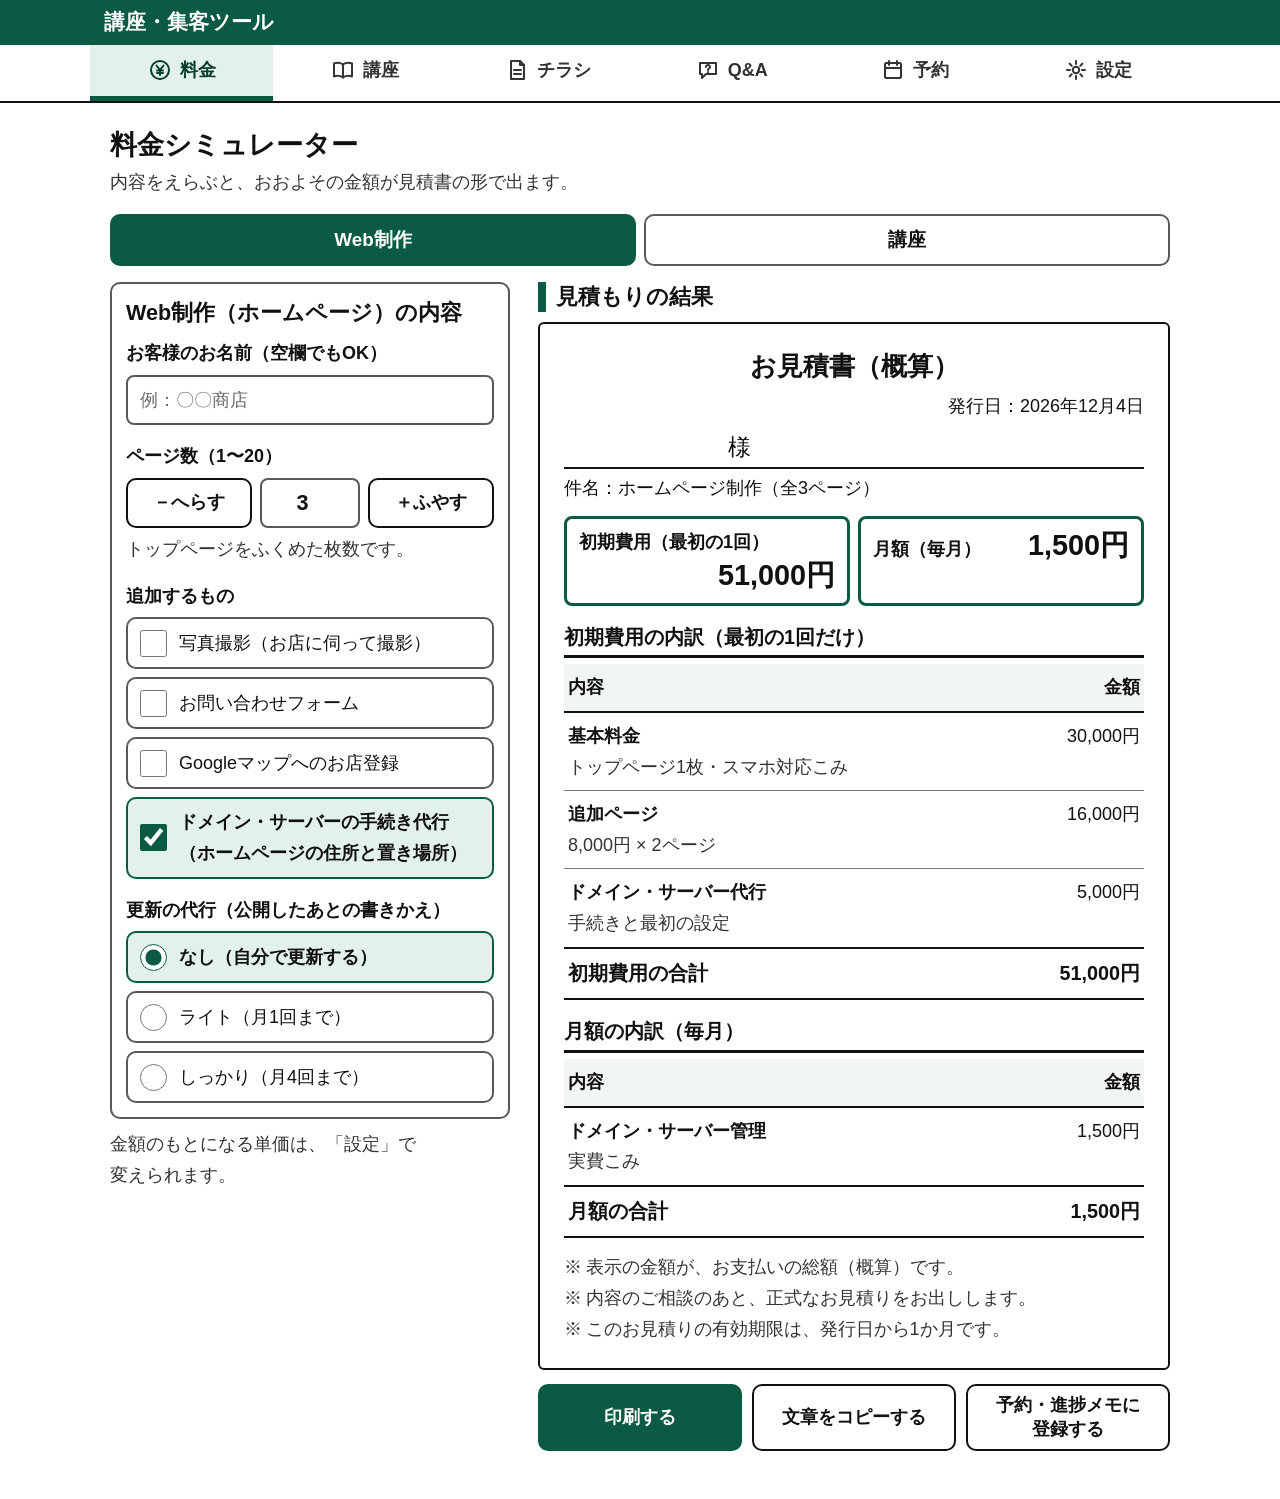
<file: index.html>
<!DOCTYPE html>
<html lang="ja" data-font="standard">
<head>
  <meta charset="UTF-8">
  <meta name="viewport" content="width=device-width, initial-scale=1, viewport-fit=cover">
  <meta name="format-detection" content="telephone=no">
  <meta name="color-scheme" content="light">
  <title>講座・集客ツール</title>
  <link rel="stylesheet" href="style.css">
</head>
<body>
  <a class="skip-link" href="#main">本文へ移動する</a>

  <header class="app-header">
    <div class="app-header-inner">
      <h1 class="app-title">講座・集客ツール</h1>
      <p class="app-shop" id="header-shop"></p>
    </div>
  </header>

  <!-- 機能の切り替え（スマホでは画面の下、パソコンでは上に出ます） -->
  <nav class="tabbar" aria-label="機能の切り替え">
    <div class="tabbar-inner">
      <button type="button" class="tab-btn" data-tab="price" aria-current="page">
        <svg class="tab-icon" viewBox="0 0 24 24" aria-hidden="true" focusable="false"><circle cx="12" cy="12" r="9"/><path d="M8.5 7.5 12 12l3.5-4.5M12 12v5M9 12.5h6M9 15h6"/></svg>
        <span class="tab-label">料金</span>
      </button>
      <button type="button" class="tab-btn" data-tab="course">
        <svg class="tab-icon" viewBox="0 0 24 24" aria-hidden="true" focusable="false"><path d="M3 5.5c3-1 6-1 9 1 3-2 6-2 9-1v13c-3-1-6-1-9 1-3-2-6-2-9-1z"/><path d="M12 6.5v13"/></svg>
        <span class="tab-label">講座</span>
      </button>
      <button type="button" class="tab-btn" data-tab="flyer">
        <svg class="tab-icon" viewBox="0 0 24 24" aria-hidden="true" focusable="false"><path d="M6 3h9l4 4v14H6z"/><path d="M15 3v4h4M9 12h7M9 16h7"/></svg>
        <span class="tab-label">チラシ</span>
      </button>
      <button type="button" class="tab-btn" data-tab="qa">
        <svg class="tab-icon" viewBox="0 0 24 24" aria-hidden="true" focusable="false"><path d="M4 5h16v11H10l-4 4v-4H4z"/><path d="M10 9a2 2 0 1 1 3 1.7c-.6.4-1 .8-1 1.4M12 14v.2"/></svg>
        <span class="tab-label">Q&amp;A</span>
      </button>
      <button type="button" class="tab-btn" data-tab="records">
        <svg class="tab-icon" viewBox="0 0 24 24" aria-hidden="true" focusable="false"><rect x="4" y="5" width="16" height="15" rx="1.5"/><path d="M4 10h16M8 3v4M16 3v4"/></svg>
        <span class="tab-label">予約</span>
      </button>
      <button type="button" class="tab-btn" data-tab="settings">
        <svg class="tab-icon" viewBox="0 0 24 24" aria-hidden="true" focusable="false"><circle cx="12" cy="12" r="3.2"/><path d="M12 3v3M12 18v3M3 12h3M18 12h3M5.6 5.6l2.1 2.1M16.3 16.3l2.1 2.1M5.6 18.4l2.1-2.1M16.3 7.7l2.1-2.1"/></svg>
        <span class="tab-label">設定</span>
      </button>
    </div>
  </nav>

  <main id="main" tabindex="-1">
    <noscript>
      <p class="notice notice-warn">このツールを使うには、ブラウザのJavaScriptを有効にしてください。</p>
    </noscript>
    <p class="notice notice-warn" id="storage-warning" hidden>
      このブラウザでは、データを保存できない設定になっています。閉じると入力が消えるので、ほかのブラウザでお試しください。
    </p>

    <!-- =====================================================
         1. 料金シミュレーター
         ===================================================== -->
    <section class="tab-panel" id="tab-price" aria-labelledby="title-price">
      <h2 class="page-title" id="title-price">料金シミュレーター</h2>
      <p class="page-lead">内容をえらぶと、おおよその金額が見積書の形で出ます。</p>

      <div class="segment" role="group" aria-label="見積もりの種類">
        <button type="button" class="segment-btn" data-sim="web" aria-pressed="true">Web制作</button>
        <button type="button" class="segment-btn" data-sim="course" aria-pressed="false">講座</button>
      </div>

      <div class="split">
        <div class="split-form">
          <form id="form-sim-web" class="card form" autocomplete="off">
            <h3 class="card-title">Web制作（ホームページ）の内容</h3>
            <div class="field">
              <label for="sw-client">お客様のお名前（空欄でもOK）</label>
              <input type="text" id="sw-client" name="client" placeholder="例：〇〇商店">
            </div>
            <div class="field">
              <label for="sw-pages">ページ数（1〜20）</label>
              <div class="stepper">
                <button type="button" class="btn stepper-btn" data-step="-1" aria-label="ページ数を1つへらす">－へらす</button>
                <input type="number" id="sw-pages" name="pages" inputmode="numeric" min="1" max="20" step="1" value="3">
                <button type="button" class="btn stepper-btn" data-step="1" aria-label="ページ数を1つふやす">＋ふやす</button>
              </div>
              <p class="hint">トップページをふくめた枚数です。</p>
            </div>
            <fieldset class="field">
              <legend>追加するもの</legend>
              <label class="check"><input type="checkbox" name="photo"><span>写真撮影（お店に伺って撮影）</span></label>
              <label class="check"><input type="checkbox" name="contactForm"><span>お問い合わせフォーム</span></label>
              <label class="check"><input type="checkbox" name="map"><span>Googleマップへのお店登録</span></label>
              <label class="check"><input type="checkbox" name="domain"><span>ドメイン・サーバーの手続き代行（ホームページの住所と置き場所）</span></label>
            </fieldset>
            <fieldset class="field">
              <legend>更新の代行（公開したあとの書きかえ）</legend>
              <label class="check"><input type="radio" name="update" value="none" checked><span>なし（自分で更新する）</span></label>
              <label class="check"><input type="radio" name="update" value="light"><span>ライト（月1回まで）</span></label>
              <label class="check"><input type="radio" name="update" value="full"><span>しっかり（月4回まで）</span></label>
            </fieldset>
          </form>

          <form id="form-sim-course" class="card form" autocomplete="off" hidden>
            <h3 class="card-title">講座の内容</h3>
            <div class="field">
              <label for="sc-client">お客様・団体のお名前（空欄でもOK）</label>
              <input type="text" id="sc-client" name="client" placeholder="例：〇〇町内会">
            </div>
            <fieldset class="field">
              <legend>受け方</legend>
              <label class="check"><input type="radio" name="style" value="group" checked><span>グループ（みんなで一緒に）</span></label>
              <label class="check"><input type="radio" name="style" value="private"><span>個別（1人ずつ ていねいに）</span></label>
            </fieldset>
            <div class="field">
              <label for="sc-times">回数（1〜12回）</label>
              <div class="stepper">
                <button type="button" class="btn stepper-btn" data-step="-1" aria-label="回数を1つへらす">－へらす</button>
                <input type="number" id="sc-times" name="times" inputmode="numeric" min="1" max="12" step="1" value="4">
                <button type="button" class="btn stepper-btn" data-step="1" aria-label="回数を1つふやす">＋ふやす</button>
              </div>
            </div>
            <div class="field">
              <label for="sc-people">人数（1〜30人）</label>
              <div class="stepper">
                <button type="button" class="btn stepper-btn" data-step="-1" aria-label="人数を1人へらす">－へらす</button>
                <input type="number" id="sc-people" name="people" inputmode="numeric" min="1" max="30" step="1" value="5">
                <button type="button" class="btn stepper-btn" data-step="1" aria-label="人数を1人ふやす">＋ふやす</button>
              </div>
            </div>
            <fieldset class="field">
              <legend>追加するもの</legend>
              <label class="check"><input type="checkbox" name="visit"><span>出張する（ご自宅・集会所などへ伺う）</span></label>
              <label class="check"><input type="checkbox" name="text"><span>テキスト（印刷した資料）をつける</span></label>
            </fieldset>
          </form>
          <p class="hint">金額のもとになる単価は、「設定」で変えられます。</p>
        </div>

        <div class="split-result">
          <h3 class="result-title">見積もりの結果</h3>
          <div id="quote-out" aria-live="polite"></div>
          <div class="actions">
            <button type="button" class="btn btn-primary" id="btn-quote-print">印刷する</button>
            <button type="button" class="btn" id="btn-quote-copy">文章をコピーする</button>
            <button type="button" class="btn" id="btn-quote-record">予約・進捗メモに登録する</button>
          </div>
        </div>
      </div>
    </section>

    <!-- =====================================================
         2. 講座カリキュラム生成
         ===================================================== -->
    <section class="tab-panel" id="tab-course" aria-labelledby="title-course" hidden>
      <h2 class="page-title" id="title-course">講座カリキュラムづくり</h2>
      <p class="page-lead">対象・回数・テーマをえらぶと、全回の進め方が表で出ます。</p>

      <div class="split split-stack">
        <div class="split-form">
          <form id="form-cur" class="card form" autocomplete="off">
            <h3 class="card-title">講座の条件</h3>
            <div class="field">
              <label for="cur-title">講座名（空欄なら自動でつけます）</label>
              <input type="text" id="cur-title" name="title" placeholder="例：はじめてのスマホ教室">
            </div>
            <fieldset class="field">
              <legend>対象（だれ向けか）</legend>
              <div id="cur-audiences" class="check-grid"></div>
            </fieldset>
            <div class="field">
              <label for="cur-count">回数（1〜8回）</label>
              <div class="stepper">
                <button type="button" class="btn stepper-btn" data-step="-1" aria-label="回数を1つへらす">－へらす</button>
                <input type="number" id="cur-count" name="count" inputmode="numeric" min="1" max="8" step="1" value="4">
                <button type="button" class="btn stepper-btn" data-step="1" aria-label="回数を1つふやす">＋ふやす</button>
              </div>
            </div>
            <div class="field">
              <label for="cur-minutes">1回の時間</label>
              <select id="cur-minutes" name="minutes">
                <option value="60">60分</option>
                <option value="90">90分</option>
                <option value="120">120分</option>
              </select>
            </div>
            <fieldset class="field">
              <legend>テーマ（いくつでもえらべます）</legend>
              <div id="cur-themes" class="check-grid"></div>
            </fieldset>
          </form>
        </div>

        <div class="split-result">
          <h3 class="result-title">できあがったカリキュラム</h3>
          <div id="cur-out" aria-live="polite"></div>
          <div class="actions">
            <button type="button" class="btn btn-primary" id="btn-cur-print">印刷する</button>
            <button type="button" class="btn" id="btn-cur-copy">文章をコピーする</button>
            <button type="button" class="btn" id="btn-cur-flyer">この講座名でチラシを作る</button>
          </div>
        </div>
      </div>
    </section>

    <!-- =====================================================
         3. チラシ／案内文ジェネレーター
         ===================================================== -->
    <section class="tab-panel" id="tab-flyer" aria-labelledby="title-flyer" hidden>
      <h2 class="page-title" id="title-flyer">チラシ・案内文づくり</h2>
      <p class="page-lead">講座の内容を入れると、チラシ・SNS用・回覧板用の3種類の下書きが出ます。</p>

      <div class="split">
        <div class="split-form">
          <form id="form-flyer" class="card form" autocomplete="off">
            <h3 class="card-title">講座の内容</h3>
            <div class="field">
              <label for="fl-title">講座名</label>
              <input type="text" id="fl-title" name="title" placeholder="例：はじめてのスマホ・LINE教室">
            </div>
            <div class="field">
              <label for="fl-when">日時</label>
              <input type="text" id="fl-when" name="when" placeholder="例：12月5日（土） 13時30分〜15時">
              <details class="helper">
                <summary>カレンダーから日時を入れる</summary>
                <div class="helper-body">
                  <div class="field">
                    <label for="fl-date">日付</label>
                    <input type="date" id="fl-date">
                  </div>
                  <div class="field-row">
                    <div class="field">
                      <label for="fl-start">始まる時刻</label>
                      <input type="time" id="fl-start">
                    </div>
                    <div class="field">
                      <label for="fl-end">終わる時刻</label>
                      <input type="time" id="fl-end">
                    </div>
                  </div>
                  <button type="button" class="btn" id="btn-flyer-date">この日時を入れる</button>
                </div>
              </details>
            </div>
            <div class="field">
              <label for="fl-where">場所</label>
              <input type="text" id="fl-where" name="where" placeholder="例：旧〇〇食堂（〇〇町〇条〇丁目）">
            </div>
            <div class="field">
              <label for="fl-fee">料金</label>
              <input type="text" id="fl-fee" name="fee" placeholder="例：1回 1,500円">
            </div>
            <div class="field">
              <label for="fl-cap">定員</label>
              <input type="text" id="fl-cap" name="cap" placeholder="例：6名（先着順）">
            </div>
            <div class="field">
              <label for="fl-apply">申込方法</label>
              <textarea id="fl-apply" name="apply" rows="2" placeholder="例：お電話、または店頭でお申し込みください"></textarea>
            </div>
            <div class="field">
              <label for="fl-pr">一言PR</label>
              <textarea id="fl-pr" name="pr" rows="3" placeholder="例：「孫とLINEがしたい」を、いっしょにかなえましょう。"></textarea>
            </div>
            <fieldset class="field">
              <legend>文体（文章の雰囲気）</legend>
              <label class="check"><input type="radio" name="tone" value="soft" checked><span>やさしい（親しみやすい言葉）</span></label>
              <label class="check"><input type="radio" name="tone" value="formal"><span>きちんと（あらたまった言葉）</span></label>
            </fieldset>
            <div class="actions">
              <button type="button" class="btn" id="btn-flyer-sample">記入例を入れてみる</button>
              <button type="button" class="btn btn-danger" id="btn-flyer-clear">入力を空にする</button>
            </div>
          </form>
        </div>

        <div class="split-result">
          <section class="out-block" aria-labelledby="out-a4-title">
            <h3 class="result-title" id="out-a4-title">① A4チラシ（印刷用）</h3>
            <div class="a4-wrap" id="flyer-a4-wrap">
              <div class="a4-page" id="flyer-a4"></div>
            </div>
            <div class="actions">
              <button type="button" class="btn btn-primary" id="btn-a4-print">チラシを印刷する</button>
              <button type="button" class="btn" id="btn-a4-copy">文章をコピーする</button>
            </div>
          </section>

          <section class="out-block" aria-labelledby="out-sns-title">
            <h3 class="result-title" id="out-sns-title">② LINE・SNS用の短い告知文</h3>
            <div id="flyer-sns-out"></div>
            <div class="actions">
              <button type="button" class="btn btn-primary" id="btn-sns-copy">告知文をコピーする</button>
              <button type="button" class="btn" id="btn-sns-print">印刷する</button>
            </div>
          </section>

          <section class="out-block" aria-labelledby="out-notice-title">
            <h3 class="result-title" id="out-notice-title">③ 回覧板・掲示用の案内文</h3>
            <div id="flyer-notice-out"></div>
            <div class="actions">
              <button type="button" class="btn btn-primary" id="btn-notice-print">案内文を印刷する</button>
              <button type="button" class="btn" id="btn-notice-copy">文章をコピーする</button>
            </div>
          </section>
        </div>
      </div>
    </section>

    <!-- =====================================================
         4. つまずきQ&A
         ===================================================== -->
    <section class="tab-panel" id="tab-qa" aria-labelledby="title-qa" hidden>
      <h2 class="page-title" id="title-qa">つまずきQ&amp;A</h2>
      <p class="page-lead">スマホやAIで困ったときの答えを、言葉やカテゴリでさがせます。</p>

      <div class="card">
        <div class="field">
          <label for="qa-search">キーワードでさがす</label>
          <input type="search" id="qa-search" placeholder="例：通知、写真、パスワード" autocomplete="off">
        </div>
        <div class="field">
          <span class="label" id="qa-cat-label">カテゴリでしぼる</span>
          <div class="chips" id="qa-cats" role="group" aria-labelledby="qa-cat-label"></div>
        </div>
      </div>

      <div class="list-head">
        <p class="list-count" id="qa-count" aria-live="polite"></p>
        <button type="button" class="btn btn-primary" id="btn-qa-add">＋ 新しいQ&amp;Aを追加する</button>
      </div>
      <div id="qa-list"></div>
    </section>

    <!-- =====================================================
         5. 予約・進捗メモ管理
         ===================================================== -->
    <section class="tab-panel" id="tab-records" aria-labelledby="title-records" hidden>
      <h2 class="page-title" id="title-records">予約・進捗メモ</h2>
      <p class="page-lead">Web制作の案件と、講座の予約をまとめて記録します。</p>

      <div id="rec-cap"></div>

      <div class="card">
        <button type="button" class="btn btn-primary btn-block" id="btn-rec-add">＋ 新しく登録する</button>
        <div class="filter-grid">
          <div class="field">
            <label for="rec-filter-status">ステータスでしぼる</label>
            <select id="rec-filter-status"></select>
          </div>
          <div class="field">
            <label for="rec-filter-type">種別でしぼる</label>
            <select id="rec-filter-type">
              <option value="all">すべて</option>
              <option value="web">Web制作</option>
              <option value="course">講座予約</option>
            </select>
          </div>
          <div class="field">
            <label for="rec-sort">並べ方</label>
            <select id="rec-sort">
              <option value="desc">日付が新しい順</option>
              <option value="asc">日付が古い順</option>
            </select>
          </div>
        </div>
      </div>

      <p class="list-count" id="rec-count" aria-live="polite"></p>
      <div id="rec-list"></div>
    </section>

    <!-- =====================================================
         6. 設定
         ===================================================== -->
    <section class="tab-panel" id="tab-settings" aria-labelledby="title-settings" hidden>
      <h2 class="page-title" id="title-settings">設定</h2>

      <section class="card" aria-labelledby="set-shop-title">
        <h3 class="card-title" id="set-shop-title">お店の情報</h3>
        <p class="hint">ここに入れた店名・連絡先・ロゴは、チラシ・案内文・見積書・カリキュラムのいちばん下に小さく入ります。空のときは何も入りません。</p>
        <form id="form-shop" class="form" autocomplete="off">
          <div class="field">
            <label for="set-name">店名・屋号</label>
            <input type="text" id="set-name" name="shopName" placeholder="例：まちのスマホ教室 〇〇">
          </div>
          <div class="field">
            <label for="set-contact">連絡先（電話・メールなど）</label>
            <input type="text" id="set-contact" name="contact" placeholder="例：電話 0153-00-0000">
          </div>
          <div class="field">
            <label for="set-address">住所（空欄でもOK）</label>
            <input type="text" id="set-address" name="address" placeholder="例：北海道〇〇郡〇〇町〇条〇丁目">
          </div>
          <div class="field">
            <span class="label">ロゴ画像</span>
            <div class="logo-box">
              <img id="logo-preview" alt="登録されているロゴ" hidden>
              <p id="logo-empty">まだ登録されていません</p>
            </div>
            <p class="hint" id="logo-info">大きな画像は、自動で小さくしてから保存します。</p>
            <div class="actions">
              <button type="button" class="btn" id="btn-logo-pick">ロゴの画像をえらぶ</button>
              <button type="button" class="btn btn-danger" id="btn-logo-del">ロゴを消す</button>
            </div>
            <input type="file" id="set-logo" accept="image/*" class="visually-hidden" tabindex="-1" aria-hidden="true">
          </div>
          <div class="actions">
            <button type="submit" class="btn btn-primary">お店の情報を保存する</button>
          </div>
        </form>
        <div class="footer-preview">
          <p class="label">印刷物の下に入る表示（見本）</p>
          <div id="footer-preview"></div>
        </div>
      </section>

      <section class="card" aria-labelledby="set-font-title">
        <h3 class="card-title" id="set-font-title">文字の大きさ</h3>
        <div class="segment segment-3" role="group" aria-labelledby="set-font-title">
          <button type="button" class="segment-btn" data-fontsize="standard" aria-pressed="true">標準</button>
          <button type="button" class="segment-btn" data-fontsize="large" aria-pressed="false">大</button>
          <button type="button" class="segment-btn" data-fontsize="xlarge" aria-pressed="false">特大</button>
        </div>
      </section>

      <section class="card" aria-labelledby="set-price-title">
        <h3 class="card-title" id="set-price-title">料金の単価</h3>
        <p class="hint">ここの金額が、料金シミュレーターの計算に使われます。</p>
        <form id="form-prices" class="form" autocomplete="off" novalidate>
          <div id="price-fields"></div>
          <p class="form-error" id="price-error" role="alert" hidden></p>
          <div class="actions">
            <button type="submit" class="btn btn-primary">単価を保存する</button>
            <button type="button" class="btn" id="btn-price-default">単価を初期値にもどす</button>
          </div>
        </form>
      </section>

      <section class="card" aria-labelledby="set-backup-title">
        <h3 class="card-title" id="set-backup-title">バックアップ（データの保存と復元）</h3>
        <p class="hint">「書き出す」で、すべてのデータを1つのファイルに保存します。「読み込む」で、そのファイルから元にもどせます。</p>
        <div class="actions">
          <button type="button" class="btn btn-primary" id="btn-export">データを書き出す</button>
          <button type="button" class="btn" id="btn-import">データを読み込む</button>
        </div>
        <input type="file" id="import-file" accept=".json,application/json" class="visually-hidden" tabindex="-1" aria-hidden="true">
      </section>

      <section class="card card-danger" aria-labelledby="set-reset-title">
        <h3 class="card-title" id="set-reset-title">初期データにもどす</h3>
        <p class="hint">お店の情報・単価・Q&amp;A・予約メモ・入力途中の内容を、すべて最初の状態にもどします。</p>
        <div class="actions">
          <button type="button" class="btn btn-danger" id="btn-reset">すべて初期データにもどす</button>
        </div>
      </section>
    </section>
  </main>

  <!-- お知らせ（「保存しました」など） -->
  <div class="toast" id="toast" role="status" aria-live="polite"></div>

  <!-- 確認の窓 -->
  <dialog class="dlg" id="dlg-confirm" aria-labelledby="dlg-confirm-title">
    <div class="dlg-inner">
      <h2 class="dlg-title" id="dlg-confirm-title">確認</h2>
      <p class="dlg-message" id="dlg-confirm-message"></p>
      <div class="actions">
        <button type="button" class="btn btn-primary" id="dlg-confirm-ok">はい</button>
        <button type="button" class="btn" id="dlg-confirm-cancel">やめる</button>
      </div>
    </div>
  </dialog>

  <!-- Q&A の追加・編集 -->
  <dialog class="dlg" id="dlg-qa" aria-labelledby="dlg-qa-title">
    <form id="form-qa" class="dlg-inner form" autocomplete="off" novalidate>
      <h2 class="dlg-title" id="dlg-qa-title">Q&amp;Aを追加する</h2>
      <div class="field">
        <label for="qa-form-cat">カテゴリ</label>
        <select id="qa-form-cat" name="cat"></select>
      </div>
      <div class="field">
        <label for="qa-form-q">質問（困りごと）</label>
        <textarea id="qa-form-q" name="q" rows="3"></textarea>
      </div>
      <div class="field">
        <label for="qa-form-a">答え（解決のしかた）</label>
        <textarea id="qa-form-a" name="a" rows="6"></textarea>
      </div>
      <p class="form-error" id="qa-error" role="alert" hidden></p>
      <div class="actions">
        <button type="submit" class="btn btn-primary">保存する</button>
        <button type="button" class="btn" data-close>やめる</button>
      </div>
    </form>
  </dialog>

  <!-- 予約・進捗メモ の追加・編集 -->
  <dialog class="dlg" id="dlg-record" aria-labelledby="dlg-record-title">
    <form id="form-record" class="dlg-inner form" autocomplete="off" novalidate>
      <h2 class="dlg-title" id="dlg-record-title">新しく登録する</h2>
      <div class="field">
        <label for="rec-name">お名前（お客様・団体）</label>
        <input type="text" id="rec-name" name="name" placeholder="例：〇〇商店">
      </div>
      <fieldset class="field">
        <legend>種別</legend>
        <label class="check"><input type="radio" name="type" value="web" checked><span>Web制作（ホームページ）</span></label>
        <label class="check"><input type="radio" name="type" value="course"><span>講座予約</span></label>
      </fieldset>
      <div class="field">
        <label for="rec-date">日付（予定日・始める日）</label>
        <input type="date" id="rec-date" name="date">
      </div>
      <div class="field">
        <label for="rec-amount">金額（円）</label>
        <input type="number" id="rec-amount" name="amount" inputmode="numeric" min="0" step="1" placeholder="例：50000">
      </div>
      <div class="field">
        <label for="rec-status">ステータス（進み具合）</label>
        <select id="rec-status" name="status"></select>
      </div>
      <div class="field">
        <label for="rec-memo">メモ</label>
        <textarea id="rec-memo" name="memo" rows="4" placeholder="例：電話で問合せ。来週また連絡する。"></textarea>
      </div>
      <p class="notice notice-warn" id="rec-warn" role="alert" hidden></p>
      <p class="form-error" id="rec-error" role="alert" hidden></p>
      <div class="actions">
        <button type="submit" class="btn btn-primary">保存する</button>
        <button type="button" class="btn" data-close>やめる</button>
      </div>
    </form>
  </dialog>

  <!-- 印刷するときだけ使う場所 -->
  <div id="print-root" aria-hidden="true"></div>

  <script src="data.js"></script>
  <script src="app.js"></script>
</body>
</html>
</file>
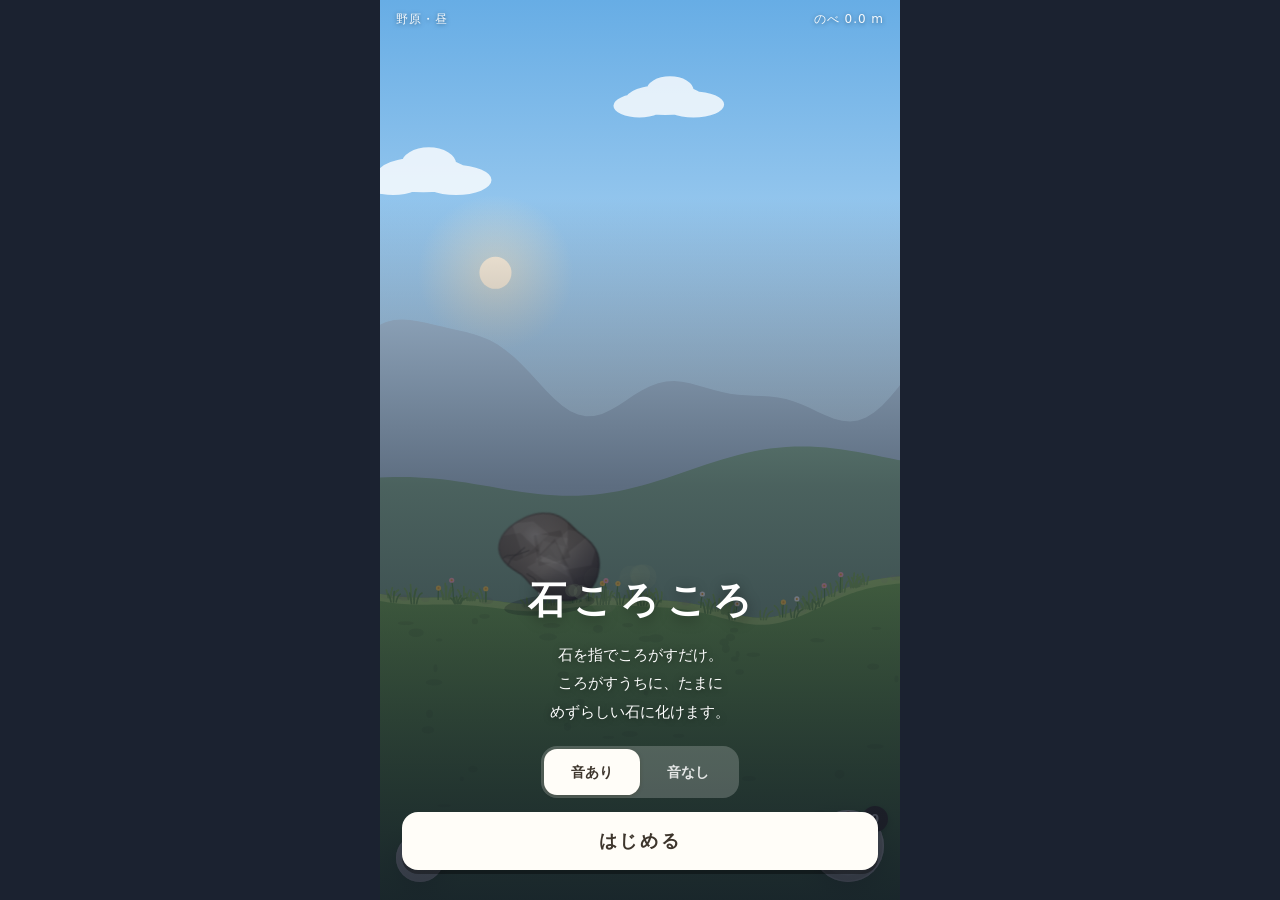
<file: ishikorokoro/index.html>
<!DOCTYPE html>
<html lang="ja">
<head>
<meta charset="utf-8">
<meta name="viewport" content="width=device-width, initial-scale=1, maximum-scale=1, user-scalable=no, viewport-fit=cover">
<title>石ころころ</title>
<meta name="description" content="石を指でころがすだけの、無心ひまつぶし。">
<meta name="theme-color" content="#8fc0e6">
<meta name="mobile-web-app-capable" content="yes">
<meta name="apple-mobile-web-app-capable" content="yes">
<meta name="apple-mobile-web-app-status-bar-style" content="black-translucent">
<meta name="apple-mobile-web-app-title" content="石ころころ">
<link rel="manifest" href="manifest.webmanifest">
<link rel="icon" href="icon-192.png">
<link rel="apple-touch-icon" href="apple-touch-icon.png">
<link rel="stylesheet" href="style.css">
</head>
<body>
<div id="app">
  <canvas id="scene" aria-label="石をころがす画面"></canvas>

  <div id="hud" aria-hidden="true"><span id="hud-scene"></span><span id="hud-dist"></span></div>
  <div id="toast" role="status" aria-live="polite"></div>

  <button id="btn-sound" class="fab fab-s" type="button" aria-label="音のオン・オフ">
    <svg viewBox="0 0 24 24" aria-hidden="true">
      <path d="M4 9.5v5h3.5L12 18.5v-13L7.5 9.5z" fill="currentColor"/>
      <path class="wave" d="M15 9a4.2 4.2 0 0 1 0 6M17.6 6.6a7.6 7.6 0 0 1 0 10.8" fill="none" stroke="currentColor" stroke-width="1.8" stroke-linecap="round"/>
      <path class="mute" d="M15.5 9.5l5 5M20.5 9.5l-5 5" fill="none" stroke="currentColor" stroke-width="1.8" stroke-linecap="round"/>
    </svg>
  </button>

  <button id="btn-shelf" class="fab fab-l" type="button" aria-label="石の棚をひらく">
    <svg class="ring" viewBox="0 0 72 72" aria-hidden="true">
      <circle class="ring-bg" cx="36" cy="36" r="32"/>
      <circle id="ring-fg" class="ring-fg" cx="36" cy="36" r="32"/>
    </svg>
    <svg class="ico" viewBox="0 0 32 32" aria-hidden="true">
      <path d="M5 14.5h22M5 26h22" stroke="#8a6238" stroke-width="2.8" stroke-linecap="round"/>
      <ellipse cx="11" cy="10" rx="4.2" ry="3.3" fill="#8d8a84"/>
      <ellipse cx="21.2" cy="10.6" rx="3.3" ry="2.7" fill="#c3a57c"/>
      <ellipse cx="16" cy="21.8" rx="4.6" ry="3.1" fill="#6f8291"/>
    </svg>
    <span id="shelf-count" class="badge">0</span>
  </button>

  <div id="sheet" class="sheet" hidden>
    <div class="sheet-bg" id="sheet-bg"></div>
    <div class="sheet-body" role="dialog" aria-modal="true" aria-labelledby="sheet-title">
      <header class="sheet-head">
        <div class="grip"></div>
        <h2 id="sheet-title">石の棚</h2>
        <p id="sheet-stats"></p>
      </header>

      <div id="pane-shelf" class="pane"><div id="shelf-list"></div></div>

      <div id="pane-set" class="pane" hidden>
        <div class="set-row">
          <span>音</span>
          <button id="sw-sound" class="switch" type="button" role="switch" aria-label="音"></button>
        </div>
        <div class="set-row" id="row-vib">
          <span>振動<small>対応している端末のみ</small></span>
          <button id="sw-vib" class="switch" type="button" role="switch" aria-label="振動"></button>
        </div>
        <div class="set-row">
          <span>ボタンの位置<small>持つ手に合わせて</small></span>
          <div class="seg seg-mini"><button id="hand-l" type="button">左</button><button id="hand-r" type="button">右</button></div>
        </div>
        <div class="set-note">
          <h4>あそびかた</h4>
          <p>石にさわって、ころがすだけ。はなれた場所をおさえると、石がそこへ寄ってきます。ころがした分だけ石がみがかれ、仕上がると棚にならびます。</p>
          <h4>めずらしい石</h4>
          <p id="rate-text"></p>
          <h4>このアプリについて</h4>
          <p>課金・広告・通信は一切ありません。集めた石は、この端末のブラウザの中だけに保存されます。</p>
        </div>
        <button id="btn-reset" class="btn-danger" type="button">集めた石をすべて消す</button>
      </div>

      <div id="detail" class="detail" hidden>
        <div class="detail-card">
          <img id="d-img" alt="">
          <div class="detail-txt">
            <span id="d-cat" class="chip"></span>
            <h3 id="d-name"></h3>
            <p id="d-desc"></p>
            <p id="d-meta"></p>
          </div>
        </div>
      </div>

      <footer class="sheet-foot">
        <div class="seg" role="tablist">
          <button id="tab-shelf" class="on" type="button" role="tab">棚</button>
          <button id="tab-set" type="button" role="tab">設定</button>
        </div>
        <button id="btn-close" class="btn-main" type="button">とじる</button>
      </footer>
    </div>
  </div>

  <div id="intro" class="intro" hidden>
    <h1>石ころころ</h1>
    <p>石を指でころがすだけ。<br>ころがすうちに、たまに<br>めずらしい石に化けます。</p>
    <div class="seg seg-intro" role="radiogroup" aria-label="音">
      <button id="intro-on" class="on" type="button" role="radio">音あり</button>
      <button id="intro-off" type="button" role="radio">音なし</button>
    </div>
    <button id="intro-go" class="btn-main btn-big" type="button">はじめる</button>
  </div>

  <div id="confirm" class="confirm" hidden>
    <div class="confirm-card" role="alertdialog" aria-modal="true">
      <p>集めた石と記録が、すべて消えます。<br>もとには戻せません。</p>
      <div class="confirm-btns">
        <button id="cf-no" class="btn-main" type="button">やめる</button>
        <button id="cf-yes" class="btn-danger" type="button">消す</button>
      </div>
    </div>
  </div>
</div>
<script src="stones.js"></script>
<script src="app.js"></script>
</body>
</html>
</file>
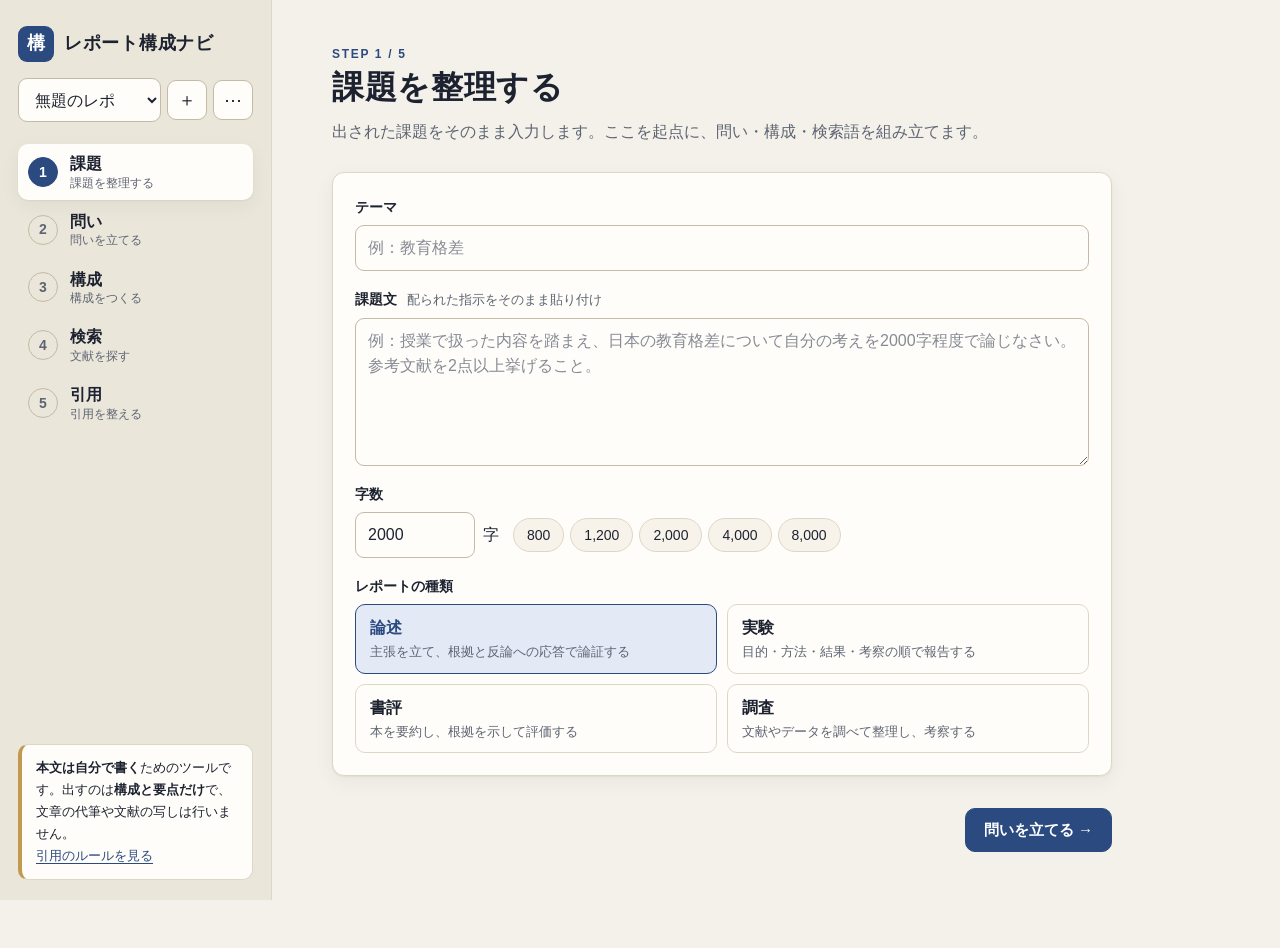
<file: report-navi/index.html>
<!DOCTYPE html>
<html lang="ja">
<head>
  <meta charset="UTF-8">
  <meta name="viewport" content="width=device-width, initial-scale=1, viewport-fit=cover">
  <meta name="format-detection" content="telephone=no">
  <meta name="color-scheme" content="light dark">
  <meta name="referrer" content="no-referrer">
  <title>レポート構成ナビ</title>
  <link rel="icon" href="data:image/svg+xml,%3Csvg xmlns='http://www.w3.org/2000/svg' viewBox='0 0 32 32'%3E%3Crect width='32' height='32' rx='7' fill='%232b4a80'/%3E%3Cpath d='M9 10h14M9 16h14M9 22h9' stroke='%23fff' stroke-width='2.6' stroke-linecap='round'/%3E%3C/svg%3E">
  <link rel="stylesheet" href="style.css">
</head>
<body>
  <a class="skip-link" href="#main">本文へ移動する</a>

  <div class="app">
    <aside class="side">
      <div class="side-top">
        <p class="brand">
          <span class="brand-mark" aria-hidden="true">構</span>
          <span class="brand-name">レポート構成ナビ</span>
        </p>
        <div class="project">
          <label class="sr-only" for="projectSelect">レポートを切り替える</label>
          <select id="projectSelect" class="project-select"></select>
          <button type="button" class="icon-btn" data-act="newProject" aria-label="新しいレポートを作る" title="新しいレポート">＋</button>
          <button type="button" class="icon-btn" data-act="openMenu" aria-label="メニューを開く" title="メニュー">⋯</button>
        </div>
      </div>

      <nav class="steps" id="steps" aria-label="手順"></nav>

      <div class="pledge" role="note">
        <p><strong>本文は自分で書く</strong>ためのツールです。出すのは<strong>構成と要点だけ</strong>で、文章の代筆や文献の写しは行いません。</p>
        <button type="button" class="link-btn" data-act="openRules">引用のルールを見る</button>
      </div>
    </aside>

    <main id="main" tabindex="-1">
      <p class="storage-warn" id="storageWarn" hidden>このブラウザでは保存機能（localStorage）が使えないため、入力内容はページを閉じると消えます。プライベートブラウズを解除するか、別のブラウザでお試しください。</p>
      <section class="step" id="step-input" hidden></section>
      <section class="step" id="step-rq" hidden></section>
      <section class="step" id="step-outline" hidden></section>
      <section class="step" id="step-search" hidden></section>
      <section class="step" id="step-cite" hidden></section>
    </main>
  </div>

  <!-- メニュー -->
  <dialog id="menuDialog" class="dialog" aria-labelledby="menuTitle">
    <div class="dialog-head">
      <h2 id="menuTitle">メニュー</h2>
      <button type="button" class="icon-btn" data-act="closeDialog" aria-label="閉じる">×</button>
    </div>
    <div class="dialog-body">
      <fieldset class="menu-group">
        <legend>表示</legend>
        <div class="seg" id="themeSeg">
          <label><input type="radio" name="uiTheme" value="auto"><span>自動</span></label>
          <label><input type="radio" name="uiTheme" value="light"><span>ライト</span></label>
          <label><input type="radio" name="uiTheme" value="dark"><span>ダーク</span></label>
        </div>
      </fieldset>
      <div class="menu-group">
        <p class="menu-title">バックアップ</p>
        <p class="note">データはこのブラウザの中（localStorage）だけに保存されます。機種変更やブラウザの掃除に備えて、ときどき書き出しておくと安心です。</p>
        <div class="btn-row">
          <button type="button" class="btn" data-act="exportData">書き出す（JSON）</button>
          <button type="button" class="btn" data-act="importData">読み込む</button>
          <input type="file" id="importFile" accept="application/json,.json" hidden>
        </div>
      </div>
      <div class="menu-group">
        <p class="menu-title">いま開いているレポート</p>
        <div class="btn-row">
          <button type="button" class="btn danger" data-act="deleteProject">このレポートを削除</button>
        </div>
      </div>
    </div>
  </dialog>

  <!-- 引用のルール -->
  <dialog id="rulesDialog" class="dialog" aria-labelledby="rulesTitle">
    <div class="dialog-head">
      <h2 id="rulesTitle">丸写しをしないための約束</h2>
      <button type="button" class="icon-btn" data-act="closeDialog" aria-label="閉じる">×</button>
    </div>
    <div class="dialog-body">
      <p>このツールが出すのは、<strong>構成（骨組み）・書く内容の要点・引用の雛形</strong>だけです。提出する本文は、自分で調べ、自分の言葉で書いてください。</p>
      <ol class="rules">
        <li><strong>他人の文章をそのまま使うときは「 」でくくる。</strong>出典（著者・年・ページ）を必ず付ける（直接引用）。</li>
        <li><strong>言い換えや要約でも出典を付ける。</strong>文章を変えても、考えやデータの出どころは元の著者にある（間接引用）。</li>
        <li><strong>引用は必要最小限に。</strong>自分の文章が主、引用が従になる分量にする。</li>
        <li><strong>要旨（アブストラクト）だけで引用しない。</strong>検索結果は「選ぶため」のもの。本文を読んで確かめてから使う。</li>
        <li><strong>孫引きを避ける。</strong>ほかの本に引用されていた文は、できるだけ元の文献にあたる。</li>
        <li><strong>他人や生成AIが書いた文章を、自分の文章として出さない。</strong>利用の可否は大学・授業のルールを確認する。</li>
      </ol>
      <p class="note">引用の雛形は機械的に整えたものです。巻・号・ページ、著者名の表記は、必ず原典と、授業で指定された書式で確認してください。</p>
    </div>
  </dialog>

  <div class="toast" id="toast" role="status" aria-live="polite"></div>
  <div id="printArea"></div>

  <noscript><p class="noscript">このアプリはJavaScriptを使います。ブラウザの設定でJavaScriptを有効にしてください。</p></noscript>

  <script src="js/data.js"></script>
  <script src="js/cite.js"></script>
  <script src="js/search.js"></script>
  <script src="js/app.js"></script>
</body>
</html>
</file>
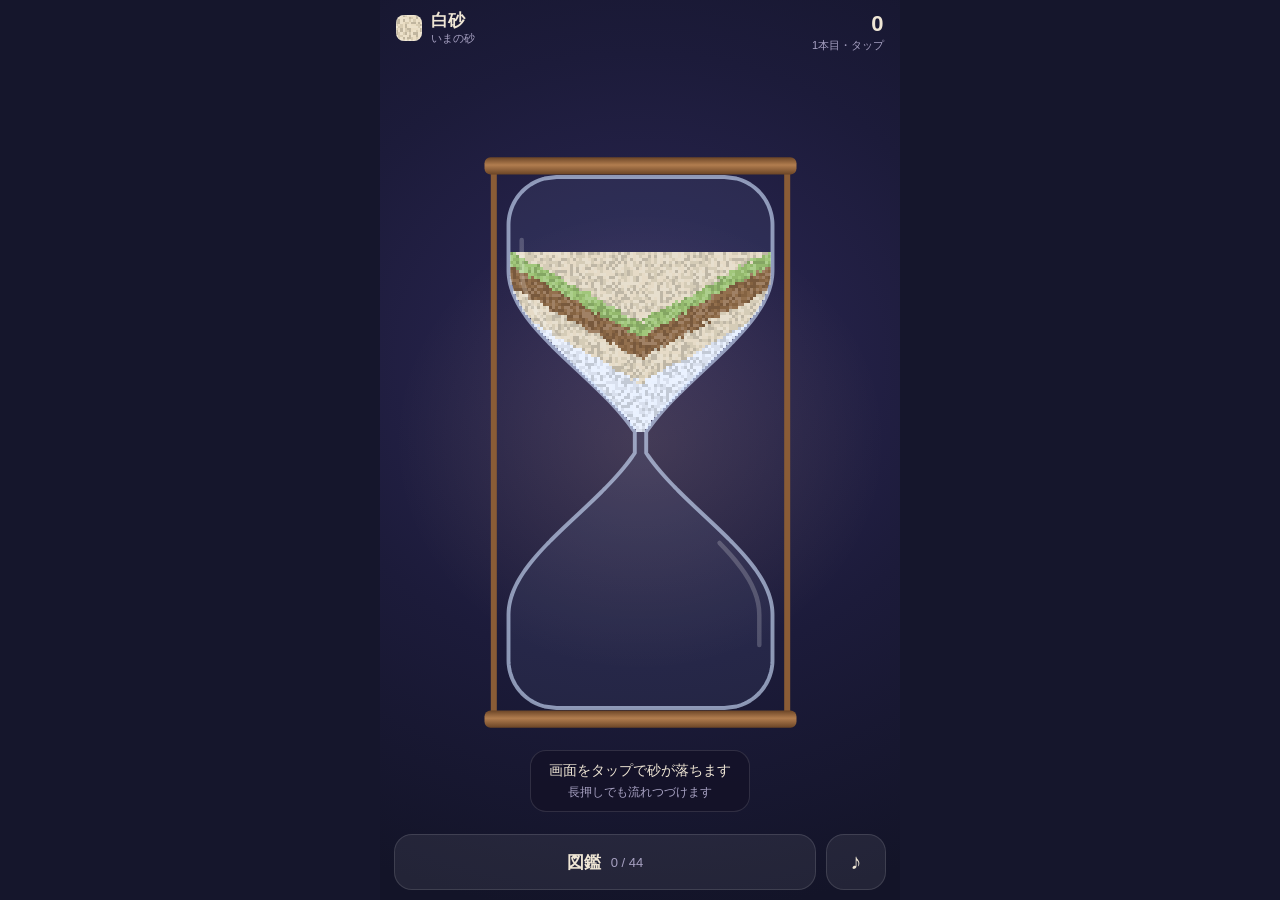
<file: sunadokei-tap/index.html>
<!doctype html>
<html lang="ja">
<head>
<meta charset="utf-8">
<meta name="viewport" content="width=device-width, initial-scale=1, maximum-scale=1, user-scalable=no, viewport-fit=cover">
<meta name="theme-color" content="#15162c">
<meta name="mobile-web-app-capable" content="yes">
<meta name="apple-mobile-web-app-capable" content="yes">
<meta name="apple-mobile-web-app-status-bar-style" content="black-translucent">
<meta name="apple-mobile-web-app-title" content="砂時計タップ">
<title>砂時計タップ</title>
<link rel="manifest" href="manifest.webmanifest">
<link rel="icon" href="icon.svg" type="image/svg+xml">
<link rel="apple-touch-icon" href="icon-180.png">
<link rel="stylesheet" href="style.css">
</head>
<body>
<div id="app">

  <!-- 遊ぶ画面：ここ全体がタップ領域 -->
  <main id="play" aria-label="タップして砂を落とす">
    <header id="hud">
      <div class="hud-l">
        <i id="sandChip" class="sw"></i>
        <div>
          <b id="sandName">白砂</b>
          <small>いまの砂</small>
        </div>
      </div>
      <div class="hud-r">
        <b id="tapCount">0</b>
        <small><span id="glassNo">1</span>本目・タップ</small>
      </div>
    </header>

    <div id="toasts" aria-live="polite"></div>

    <div id="stage">
      <div id="glow"></div>
      <div id="glass">
        <canvas id="sand"></canvas>
        <svg id="glassSvg" aria-hidden="true"></svg>
      </div>
    </div>

    <p id="hint">画面をタップで砂が落ちます<br><small>長押しでも流れつづけます</small></p>
  </main>

  <!-- 下のバー：親指で届く位置 -->
  <nav id="bar">
    <button id="btnBook" type="button">図鑑<span id="bookCount">0 / 44</span></button>
    <button id="btnSound" type="button" aria-label="音のオン・オフ">♪</button>
  </nav>

  <!-- 図鑑シート -->
  <div id="backdrop"></div>
  <section id="sheet" aria-hidden="true">
    <header class="sheet-head">
      <h2 id="sheetTitle">砂の色</h2>
      <span id="sheetCount"></span>
    </header>
    <div id="sheetBody" class="sheet-body"></div>
    <div id="detail" class="detail"></div>
    <footer class="sheet-foot">
      <button class="tab on" type="button" data-tab="sands">砂の色</button>
      <button class="tab" type="button" data-tab="relics">遺物</button>
      <button class="tab" type="button" data-tab="stats">きろく</button>
      <button id="btnClose" class="close" type="button">とじる</button>
    </footer>
  </section>

</div>
<script src="data.js"></script>
<script src="app.js"></script>
</body>
</html>
</file>
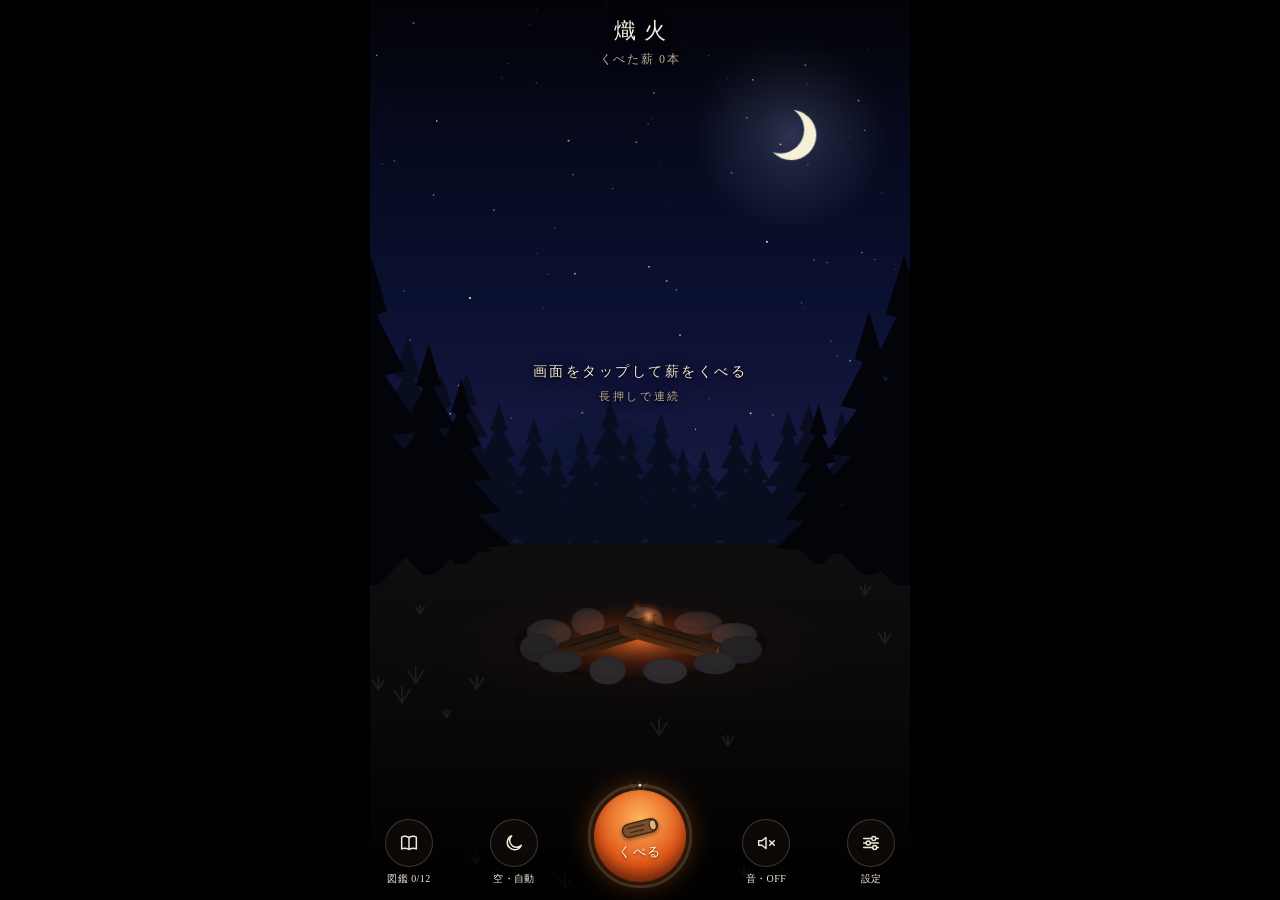
<file: takibi/index.html>
<!doctype html>
<html lang="ja">
<head>
<meta charset="utf-8">
<meta name="viewport" content="width=device-width, initial-scale=1, maximum-scale=1, user-scalable=no, viewport-fit=cover">
<meta name="theme-color" content="#05060c">
<meta name="mobile-web-app-capable" content="yes">
<meta name="apple-mobile-web-app-capable" content="yes">
<meta name="apple-mobile-web-app-status-bar-style" content="black-translucent">
<meta name="apple-mobile-web-app-title" content="焚き火くべ">
<title>焚き火くべ</title>
<link rel="manifest" href="manifest.webmanifest">
<link rel="icon" href="icon.svg" type="image/svg+xml">
<link rel="apple-touch-icon" href="icon-180.png">
<link rel="stylesheet" href="style.css">
</head>
<body>
<div id="app">
  <canvas id="scene" aria-label="焚き火"></canvas>

  <header id="hud">
    <div id="stage">熾火</div>
    <div id="count">くべた薪 0本</div>
  </header>

  <div id="toast" role="status" aria-live="polite"><b></b><small></small></div>
  <div id="hint">画面をタップして薪をくべる<br><small>長押しで連続</small></div>

  <nav id="bar">
    <button class="sm" id="btnBook" aria-label="図鑑">
      <i><svg viewBox="0 0 24 24"><path d="M4 5.5c2-1 5-1 8 .5 3-1.5 6-1.5 8-.5v13c-2-1-5-1-8 .5-3-1.5-6-1.5-8-.5z"/><path d="M12 6v13"/></svg><em id="dot"></em></i>
      <span id="lblBook">図鑑</span>
    </button>
    <button class="sm" id="btnSky" aria-label="空の切り替え">
      <i id="icoSky"></i><span id="lblSky">空・自動</span>
    </button>
    <button id="btnFeed" aria-label="薪をくべる">
      <svg class="ring" viewBox="0 0 100 100"><circle class="tr" cx="50" cy="50" r="47"/><circle class="pg" id="ring" cx="50" cy="50" r="47"/></svg>
      <svg class="log" viewBox="0 0 48 32"><g transform="rotate(-14 24 16)"><rect x="5" y="9" width="38" height="14" rx="7" fill="#7a4f2b" stroke="#3a2212" stroke-width="1.5"/><path d="M11 13.5h18M13 18.5h14" stroke="#3a2212" stroke-width="1.2" stroke-linecap="round" fill="none"/><ellipse cx="38" cy="16" rx="3.6" ry="5.4" fill="#dcb47e" stroke="#3a2212" stroke-width="1.2"/></g></svg>
      <span>くべる</span>
    </button>
    <button class="sm" id="btnSound" aria-label="音の切り替え">
      <i id="icoSound"></i><span id="lblSound">音・OFF</span>
    </button>
    <button class="sm" id="btnSet" aria-label="設定">
      <i><svg viewBox="0 0 24 24"><path d="M4 7h8M18 7h2M4 12h2M12 12h8M4 17h9M19 17h1"/><circle cx="15" cy="7" r="2.2"/><circle cx="9" cy="12" r="2.2"/><circle cx="16" cy="17" r="2.2"/></svg></i>
      <span>設定</span>
    </button>
  </nav>

  <div id="backdrop"></div>
  <section id="sheet" aria-hidden="true">
    <div id="grab"><span></span></div>
    <div id="sheetBody">
      <div class="pane" id="paneBook"></div>
      <div class="pane" id="paneLog"></div>
      <div class="pane" id="paneSet"></div>
    </div>
    <div id="tabs">
      <button data-tab="book">図鑑</button>
      <button data-tab="log">ログ</button>
      <button data-tab="set">設定</button>
      <button id="btnClose">とじる</button>
    </div>
  </section>

  <div id="rotate">スマホを縦向きにしてください</div>
</div>
<script src="app.js"></script>
</body>
</html>
</file>
<file: style.css>
/* =========================================================
   講座・集客ツール  style.css
   ---------------------------------------------------------
   ・文字の大きさは rem で指定（設定の「文字の大きさ」で全体が変わる）
   ・余白は px で指定（文字を大きくしても画面の幅をせばめない）
   ・白い背景に濃い文字。ボタンは高さ48px以上
   ========================================================= */

*,
*::before,
*::after {
  box-sizing: border-box;
}

:root {
  color-scheme: light;
  --c-bg: #ffffff;
  --c-text: #111111;
  --c-sub: #333333;
  --c-line: #595959;
  --c-line-soft: #b5b5b5;
  --c-soft: #f1f5f3;
  --c-main: #0a5a44;
  --c-main-dark: #063d2e;
  --c-main-soft: #e3f1ec;
  --c-danger: #a31515;
  --c-danger-soft: #fdecec;
  --c-warn: #6b4100;
  --c-warn-soft: #fff3cf;
  --c-focus: #0b57d0;
  --radius: 10px;
  --tabbar-h: 68px;
}

/* ---------- 文字の大きさ（標準18px／大21px／特大24px） ---------- */
html {
  font-size: 18px;
  -webkit-text-size-adjust: 100%;
  text-size-adjust: 100%;
}
html[data-font="large"] { font-size: 21px; }
html[data-font="xlarge"] { font-size: 24px; }

body {
  margin: 0;
  background: var(--c-bg);
  color: var(--c-text);
  font-family: "Hiragino Kaku Gothic ProN", "Hiragino Sans", "BIZ UDPGothic", "Yu Gothic UI", "Yu Gothic", Meiryo, "Noto Sans JP", "Noto Sans CJK JP", sans-serif;
  font-size: 1rem;
  line-height: 1.7;
  overflow-wrap: anywhere;
  word-break: normal;
  word-break: auto-phrase; /* 言葉の切れ目で折り返す（対応しているブラウザのみ） */
}

[hidden] { display: none !important; }

h1, h2, h3, h4, p, ul, ol, dl, dd, figure, fieldset, legend {
  margin: 0;
  padding: 0;
}
fieldset { border: 0; min-width: 0; }
ul, ol { list-style: none; }
img { max-width: 100%; }

:focus-visible {
  outline: 4px solid var(--c-focus);
  outline-offset: 2px;
}

.visually-hidden {
  position: absolute !important;
  width: 1px;
  height: 1px;
  margin: -1px;
  padding: 0;
  overflow: hidden;
  clip: rect(0 0 0 0);
  clip-path: inset(50%);
  white-space: nowrap;
  border: 0;
}

.skip-link {
  position: absolute;
  left: 8px;
  top: -100px;
  z-index: 300;
  padding: 10px 14px;
  background: #fff;
  color: var(--c-text);
  border: 3px solid var(--c-text);
  border-radius: var(--radius);
  font-weight: 700;
}
.skip-link:focus { top: 8px; }

/* ---------- 上の見出し ---------- */
.app-header {
  background: var(--c-main);
  color: #fff;
}
.app-header-inner {
  max-width: 1100px;
  margin: 0 auto;
  padding: 8px 14px;
  display: flex;
  flex-wrap: wrap;
  align-items: baseline;
  justify-content: space-between;
  gap: 0 16px;
}
.app-title {
  font-size: 1.15rem;
  line-height: 1.4;
  font-weight: 700;
}
.app-shop {
  font-size: 1rem;
  line-height: 1.4;
  font-weight: 700;
}

/* ---------- 機能の切り替え（タブ） ---------- */
.tabbar {
  position: fixed;
  left: 0;
  right: 0;
  bottom: 0;
  z-index: 50;
  background: #fff;
  border-top: 2px solid var(--c-text);
  padding-bottom: env(safe-area-inset-bottom, 0px);
}
.tabbar-inner {
  display: grid;
  grid-template-columns: repeat(6, minmax(0, 1fr));
  max-width: 1100px;
  margin: 0 auto;
}
.tab-btn {
  display: flex;
  flex-direction: column;
  align-items: center;
  justify-content: center;
  gap: 2px;
  min-width: 0;
  min-height: 62px;
  margin: 0;
  padding: 4px 0;
  border: 0;
  border-top: 5px solid transparent;
  border-radius: 0;
  background: #fff;
  color: var(--c-sub);
  font: inherit;
  font-size: 1rem;
  font-weight: 700;
  line-height: 1.2;
  white-space: nowrap;
  cursor: pointer;
  -webkit-tap-highlight-color: transparent;
}
.tab-btn[aria-current="page"] {
  color: var(--c-main-dark);
  background: var(--c-main-soft);
  border-top-color: var(--c-main);
}
.tab-btn:focus-visible { outline-offset: -4px; }
.tab-icon {
  width: 24px;
  height: 24px;
  flex: none;
  fill: none;
  stroke: currentColor;
  stroke-width: 2;
  stroke-linecap: round;
  stroke-linejoin: round;
}

/* 文字を大きくしたとき・せまい画面では、タブを2段にする */
html[data-font="large"] .tabbar-inner,
html[data-font="xlarge"] .tabbar-inner {
  grid-template-columns: repeat(3, minmax(0, 1fr));
}
html[data-font="large"] .tab-btn,
html[data-font="xlarge"] .tab-btn {
  flex-direction: row;
  gap: 6px;
  min-height: 52px;
}
@media (max-width: 359px) {
  .tabbar-inner { grid-template-columns: repeat(3, minmax(0, 1fr)); }
  .tab-btn { flex-direction: row; gap: 6px; min-height: 52px; }
}

/* ---------- 本文 ---------- */
main {
  display: block;
  max-width: 1100px;
  margin: 0 auto;
  padding: 16px 14px calc(var(--tabbar-h) + 28px);
}
main:focus { outline: none; }

.page-title {
  font-size: 1.5rem;
  line-height: 1.35;
  margin-bottom: 4px;
}
.page-lead {
  color: var(--c-sub);
  margin-bottom: 16px;
}
.result-title {
  font-size: 1.2rem;
  line-height: 1.4;
  margin: 0 0 10px;
  padding-left: 10px;
  border-left: 8px solid var(--c-main);
}

.card {
  border: 2px solid var(--c-line);
  border-radius: var(--radius);
  padding: 14px;
  margin-bottom: 16px;
  background: #fff;
}
.card-danger { border-color: var(--c-danger); }
.card-title {
  font-size: 1.2rem;
  line-height: 1.4;
  margin-bottom: 10px;
}

.split { display: block; }
.split-form,
.split-result { min-width: 0; }
.split-result { margin-top: 20px; }
.out-block { margin-bottom: 28px; }

/* ---------- 入力欄 ---------- */
.field {
  margin-bottom: 16px;
  min-width: 0;
}
.field:last-child { margin-bottom: 0; }
label,
legend,
.label {
  display: block;
  font-weight: 700;
  margin-bottom: 6px;
}
.hint {
  color: var(--c-sub);
  margin: 6px 0 0;
}
.card > .hint { margin: 0 0 12px; }
.split-form > .hint { margin: -6px 0 0; }

input[type="text"],
input[type="search"],
input[type="number"],
input[type="date"],
input[type="time"],
select,
textarea {
  display: block;
  width: 100%;
  max-width: 100%;
  min-height: 48px;
  min-height: max(48px, 2.8rem);
  padding: 8px 12px;
  border: 2px solid var(--c-line);
  border-radius: 8px;
  background: #fff;
  color: var(--c-text);
  font: inherit;
  font-size: 1rem;
  line-height: 1.5;
}
textarea { resize: vertical; }
input[type="date"],
input[type="time"] {
  -webkit-appearance: none;
  appearance: none;
  min-width: 0;
}
input::placeholder,
textarea::placeholder {
  color: #6a6a6a;
  opacity: 1;
}
input[aria-invalid="true"] {
  border-color: var(--c-danger);
  background: var(--c-danger-soft);
}

.field-row {
  display: grid;
  grid-template-columns: repeat(2, minmax(0, 1fr));
  gap: 10px;
  margin-bottom: 16px;
}
.field-row .field { margin-bottom: 0; }

/* チェック・えらぶボタン（1行まるごと押せる） */
.check {
  display: flex;
  align-items: center;
  gap: 12px;
  min-height: 52px;
  margin: 0 0 8px;
  padding: 8px 12px;
  border: 2px solid var(--c-line);
  border-radius: var(--radius);
  background: #fff;
  font-weight: 400;
  cursor: pointer;
}
.check:last-child { margin-bottom: 0; }
.check input {
  flex: none;
  width: 1.5rem;
  height: 1.5rem;
  min-width: 24px;
  min-height: 24px;
  margin: 0;
  accent-color: var(--c-main);
}
.check span {
  flex: 1;
  min-width: 0;
}
.check:has(input:checked) {
  border-color: var(--c-main);
  background: var(--c-main-soft);
  font-weight: 700;
}

/* 数をふやす・へらす */
.stepper {
  display: grid;
  grid-template-columns: minmax(0, 1fr) minmax(64px, 0.8fr) minmax(0, 1fr);
  gap: 8px;
}
.stepper input {
  text-align: center;
  font-weight: 700;
  font-size: 1.2rem;
  padding: 4px;
}
.stepper .btn {
  padding-left: 4px;
  padding-right: 4px;
  white-space: nowrap;
}

/* 金額の入力（単位つき） */
.unit-input {
  display: flex;
  align-items: center;
  gap: 8px;
}
.unit-input input {
  flex: 1;
  min-width: 0;
  text-align: right;
}
.unit {
  flex: none;
  white-space: nowrap;
  font-weight: 700;
}
.price-group {
  margin: 0 0 20px;
  padding: 0;
}
.price-group > legend {
  width: 100%;
  font-size: 1.1rem;
  padding: 6px 10px;
  margin-bottom: 12px;
  background: var(--c-soft);
  border-left: 8px solid var(--c-main);
}

/* ---------- ボタン ---------- */
.btn {
  display: inline-flex;
  align-items: center;
  justify-content: center;
  gap: 6px;
  min-height: 48px;
  min-height: max(48px, 2.8rem);
  padding: 8px 16px;
  border: 2px solid var(--c-text);
  border-radius: var(--radius);
  background: #fff;
  color: var(--c-text);
  font: inherit;
  font-size: 1rem;
  font-weight: 700;
  line-height: 1.3;
  text-align: center;
  text-decoration: none;
  cursor: pointer;
  -webkit-tap-highlight-color: transparent;
}
.btn:active { background: var(--c-soft); }
.btn-primary {
  background: var(--c-main);
  border-color: var(--c-main);
  color: #fff;
}
.btn-primary:active { background: var(--c-main-dark); }
.btn-danger {
  border-color: var(--c-danger);
  color: var(--c-danger);
}
.btn-danger.btn-primary {
  background: var(--c-danger);
  color: #fff;
}
.btn-block {
  display: flex;
  width: 100%;
}

.actions {
  display: flex;
  flex-wrap: wrap;
  gap: 10px;
  margin-top: 14px;
}
.actions .btn { flex: 1 1 9rem; }

/* 2つ・3つからえらぶ切り替えボタン */
.segment {
  display: grid;
  grid-template-columns: repeat(2, minmax(0, 1fr));
  gap: 8px;
  margin-bottom: 16px;
}
.segment-3 {
  grid-template-columns: repeat(3, minmax(0, 1fr));
  margin-bottom: 0;
}
.segment-btn {
  min-height: 52px;
  padding: 6px 8px;
  border: 2px solid var(--c-line);
  border-radius: var(--radius);
  background: #fff;
  color: var(--c-text);
  font: inherit;
  font-size: 1.05rem;
  font-weight: 700;
  cursor: pointer;
}
.segment-btn[aria-pressed="true"] {
  background: var(--c-main);
  border-color: var(--c-main);
  color: #fff;
}

/* カテゴリのボタン */
.chips {
  display: flex;
  flex-wrap: wrap;
  gap: 8px;
}
.chip {
  min-height: 48px;
  padding: 6px 14px;
  border: 2px solid var(--c-line);
  border-radius: 999px;
  background: #fff;
  color: var(--c-text);
  font: inherit;
  font-size: 1rem;
  font-weight: 700;
  cursor: pointer;
}
.chip[aria-pressed="true"] {
  background: var(--c-main);
  border-color: var(--c-main);
  color: #fff;
}

/* ---------- お知らせ・注意 ---------- */
.notice {
  border: 2px solid var(--c-line);
  border-left-width: 10px;
  border-radius: var(--radius);
  padding: 10px 12px;
  margin: 0 0 14px;
  background: var(--c-soft);
}
.notice-warn {
  border-color: var(--c-warn);
  background: var(--c-warn-soft);
  color: #2b1a00;
  font-weight: 700;
}
.notice-danger {
  border-color: var(--c-danger);
  background: var(--c-danger-soft);
  color: #4a0808;
  font-weight: 700;
}
.notice-info {
  border-color: var(--c-main);
  background: var(--c-main-soft);
}
.form-error {
  margin: 0 0 12px;
  padding: 10px 12px;
  border: 2px solid var(--c-danger);
  border-radius: var(--radius);
  background: var(--c-danger-soft);
  color: #4a0808;
  font-weight: 700;
}
.empty {
  padding: 20px 14px;
  border: 2px dashed var(--c-line);
  border-radius: var(--radius);
  text-align: center;
  color: var(--c-sub);
}

.toast {
  position: fixed;
  left: 12px;
  right: 12px;
  bottom: calc(var(--tabbar-h) + 12px);
  z-index: 200;
  max-width: 560px;
  margin: 0 auto;
  padding: 12px 16px;
  border: 2px solid #fff;
  border-radius: var(--radius);
  background: #111;
  color: #fff;
  font-weight: 700;
  text-align: center;
  opacity: 0;
  visibility: hidden;
  transform: translateY(8px);
  transition: opacity 0.2s, transform 0.2s, visibility 0.2s;
  pointer-events: none;
}
.toast.is-show {
  opacity: 1;
  visibility: visible;
  transform: none;
}
.toast.is-error { background: var(--c-danger); }

/* ---------- 確認・入力の窓 ---------- */
.dlg {
  width: min(600px, calc(100vw - 20px));
  max-width: none;
  max-height: calc(100vh - 20px);
  max-height: calc(100dvh - 20px);
  padding: 0;
  border: 3px solid var(--c-text);
  border-radius: 12px;
  background: #fff;
  color: var(--c-text);
  overflow: auto;
}
.dlg::backdrop { background: rgba(0, 0, 0, 0.65); }
.dlg.is-fallback[open] {
  position: fixed;
  top: 10px;
  left: 50%;
  transform: translateX(-50%);
  z-index: 250;
  box-shadow: 0 0 0 100vmax rgba(0, 0, 0, 0.65);
}
.dlg-inner { padding: 16px; }
.dlg-title {
  font-size: 1.3rem;
  line-height: 1.4;
  margin-bottom: 12px;
}
.dlg-message {
  white-space: pre-line;
  margin-bottom: 4px;
}

/* ---------- 一覧 ---------- */
.list-head {
  display: flex;
  flex-wrap: wrap;
  align-items: center;
  justify-content: space-between;
  gap: 10px;
  margin-bottom: 12px;
}
.list-head .btn { flex: 1 1 14rem; }
.list-count {
  font-weight: 700;
  margin-bottom: 10px;
}
.list-head .list-count { margin-bottom: 0; }

/* Q&A */
.qa-item {
  border: 2px solid var(--c-line);
  border-radius: var(--radius);
  margin-bottom: 10px;
  background: #fff;
}
.qa-item > summary {
  display: block;
  list-style: none;
  padding: 10px 12px;
  cursor: pointer;
  border-radius: 8px;
}
.qa-item > summary::-webkit-details-marker { display: none; }
.qa-item > summary::after {
  content: "▼ 答えをひらく";
  display: block;
  margin-top: 4px;
  text-align: right;
  font-weight: 700;
  color: var(--c-main-dark);
}
.qa-item[open] > summary::after { content: "▲ とじる"; }
.qa-item[open] > summary { background: var(--c-main-soft); }
.qa-cat {
  display: inline-block;
  padding: 0 10px;
  margin-bottom: 4px;
  border: 2px solid var(--c-main);
  border-radius: 999px;
  background: #fff;
  color: var(--c-main-dark);
  font-weight: 700;
  line-height: 1.5;
}
.qa-q {
  display: block;
  font-weight: 700;
  font-size: 1.1rem;
  line-height: 1.5;
}
.qa-body {
  padding: 12px;
  border-top: 2px solid var(--c-line);
}
.qa-a { white-space: pre-line; }

/* 予約・進捗メモ */
.filter-grid {
  display: grid;
  grid-template-columns: minmax(0, 1fr);
  gap: 12px;
  margin-top: 14px;
}
.filter-grid .field { margin-bottom: 0; }
.rec-item {
  border: 2px solid var(--c-line);
  border-radius: var(--radius);
  padding: 12px;
  margin-bottom: 12px;
  background: #fff;
}
.rec-head {
  display: flex;
  flex-wrap: wrap;
  align-items: center;
  gap: 6px 10px;
  margin-bottom: 8px;
}
.rec-name {
  font-size: 1.2rem;
  line-height: 1.4;
  min-width: 0;
}
.badge {
  display: inline-block;
  flex: none;
  padding: 0 10px;
  border: 2px solid var(--c-main);
  border-radius: 6px;
  font-weight: 700;
  line-height: 1.6;
  white-space: nowrap;
}
.badge-web {
  background: var(--c-main);
  color: #fff;
}
.badge-course {
  background: #fff;
  color: var(--c-main-dark);
}
.rec-meta { margin-bottom: 10px; }
.rec-meta > div {
  display: flex;
  gap: 12px;
  padding: 4px 0;
  border-bottom: 1px solid var(--c-line-soft);
}
.rec-meta dt {
  flex: none;
  width: 3.2em;
  font-weight: 700;
  color: var(--c-sub);
}
.rec-meta dd {
  flex: 1;
  min-width: 0;
}
.rec-memo {
  white-space: pre-line;
  padding: 8px 10px;
  margin-top: 10px;
  border-radius: 8px;
  background: var(--c-soft);
}

/* 設定 */
.logo-box {
  display: flex;
  align-items: center;
  justify-content: center;
  min-height: 110px;
  padding: 10px;
  border: 2px dashed var(--c-line);
  border-radius: var(--radius);
  background:
    linear-gradient(45deg, #eee 25%, transparent 25%, transparent 75%, #eee 75%) 0 0 / 16px 16px,
    linear-gradient(45deg, #eee 25%, #fff 25%, #fff 75%, #eee 75%) 8px 8px / 16px 16px;
}
.logo-box img {
  display: block;
  max-width: 100%;
  max-height: 140px;
}
.logo-box p {
  padding: 2px 10px;
  background: #fff;
  color: var(--c-sub);
}
.footer-preview {
  margin-top: 20px;
  padding-top: 14px;
  border-top: 2px solid var(--c-line-soft);
}
.footer-preview .doc-footer {
  margin-top: 0;
  padding: 10px;
  border: 2px solid var(--c-line);
  border-radius: 8px;
}

/* カレンダーから日時を入れる */
.helper {
  margin-top: 8px;
  border: 2px solid var(--c-line-soft);
  border-radius: var(--radius);
}
.helper > summary {
  display: flex;
  align-items: center;
  min-height: 48px;
  padding: 6px 12px;
  list-style: none;
  font-weight: 700;
  color: var(--c-main-dark);
  cursor: pointer;
}
.helper > summary::-webkit-details-marker { display: none; }
.helper > summary::before {
  content: "▼";
  flex: none;
  margin-right: 8px;
}
.helper[open] > summary::before { content: "▲"; }
.helper-body {
  padding: 12px;
  border-top: 2px solid var(--c-line-soft);
}
.helper-body .btn { width: 100%; }

/* =========================================================
   印刷・配布するもの（見積書・カリキュラム・案内文）
   ========================================================= */
.doc {
  border: 2px solid var(--c-text);
  border-radius: 6px;
  padding: 16px 14px;
  background: #fff;
  color: #111;
}
.doc-title {
  font-size: 1.45rem;
  line-height: 1.4;
  text-align: center;
  margin-bottom: 6px;
}
/* 見出しは、行の長さをそろえて折り返す（対応しているブラウザのみ） */
.doc-title,
.nt-title,
.fl-title,
.fl-catch,
.page-title,
.card-title {
  text-wrap: balance;
}
.doc-date {
  text-align: right;
  margin-bottom: 10px;
}
.doc-sub {
  font-size: 1.1rem;
  line-height: 1.4;
  margin: 18px 0 6px;
  padding-bottom: 4px;
  border-bottom: 3px solid #111;
}
.doc-meta {
  margin: 10px 0 14px;
  padding: 8px 12px;
  border: 2px solid #111;
  border-radius: 6px;
}
.doc-meta b { display: inline-block; min-width: 5.5em; }
.doc-notes {
  margin-top: 14px;
  color: var(--c-sub);
}
.doc-notes li {
  position: relative;
  padding-left: 1.2em;
}
.doc-notes li::before {
  content: "※";
  position: absolute;
  left: 0;
}

/* 下に小さく入る店名・連絡先・ロゴ */
.doc-footer {
  display: flex;
  align-items: center;
  gap: 10px;
  margin-top: 18px;
  padding-top: 8px;
  border-top: 1px solid #111;
  font-size: 0.85rem;
  line-height: 1.5;
}
.doc-footer-logo {
  flex: none;
  display: block;
  height: 2.6rem;
  width: auto;
  max-width: 35%;
  object-fit: contain;
}
.doc-footer-text {
  flex: 1;
  min-width: 0;
}
.doc-footer-text strong,
.doc-footer-text span {
  display: block;
}

/* 見積書 */
.quote-to {
  font-size: 1.25rem;
  line-height: 1.5;
  margin-bottom: 4px;
  padding-bottom: 2px;
  border-bottom: 2px solid #111;
}
.quote-blank {
  display: inline-block;
  width: 7em;
}
.quote-subject { margin-bottom: 12px; }
.quote-totals {
  display: grid;
  grid-template-columns: minmax(0, 1fr);
  gap: 8px;
  margin-bottom: 4px;
}
.quote-total {
  display: flex;
  flex-wrap: wrap;
  align-items: baseline;
  justify-content: space-between;
  gap: 0 12px;
  padding: 8px 12px;
  border: 3px solid var(--c-main);
  border-radius: 8px;
}
.quote-total span { font-weight: 700; }
.quote-total strong {
  font-size: 1.6rem;
  line-height: 1.3;
  margin-left: auto;
  font-variant-numeric: tabular-nums;
}
.quote-table {
  width: 100%;
  border-collapse: collapse;
}
.quote-table th,
.quote-table td {
  padding: 8px 4px;
  border-bottom: 1px solid #777;
  text-align: left;
  vertical-align: top;
  font-weight: 400;
}
.quote-table .num {
  text-align: right;
  white-space: nowrap;
  font-variant-numeric: tabular-nums;
  padding-left: 10px;
}
.quote-table thead th {
  font-weight: 700;
  border-bottom: 2px solid #111;
  background: var(--c-soft);
}
.quote-table tfoot th,
.quote-table tfoot td {
  font-weight: 700;
  font-size: 1.1rem;
  border-top: 2px solid #111;
  border-bottom: 2px solid #111;
}
.quote-name { display: block; font-weight: 700; }
.quote-detail { display: block; color: var(--c-sub); }
.quote-none { padding: 6px 4px; }

/* カリキュラムの表 */
.cur-table {
  width: 100%;
  border-collapse: collapse;
  table-layout: fixed;
}
.cur-table th,
.cur-table td {
  padding: 8px;
  border: 1px solid #444;
  text-align: left;
  vertical-align: top;
}
.cur-table thead th {
  background: var(--c-soft);
  font-weight: 700;
  text-align: center;
}
.cur-table .c-no { width: 4.2em; text-align: center; font-weight: 700; white-space: nowrap; }
.cur-table .c-title { width: 20%; font-weight: 700; }
.cur-table .c-bring { width: 19%; }
.cur-table .c-goal { width: 21%; }
.cur-table ul li {
  position: relative;
  padding-left: 1.1em;
}
.cur-table ul li::before {
  content: "・";
  position: absolute;
  left: 0;
}

/* スマホでは、表の1回分を1枚のカードにして縦に並べる */
@media screen and (max-width: 859px) {
  .cur-table,
  .cur-table tbody,
  .cur-table tr,
  .cur-table td {
    display: block;
    width: auto;
  }
  .cur-table thead {
    position: absolute;
    width: 1px;
    height: 1px;
    overflow: hidden;
    clip: rect(0 0 0 0);
    clip-path: inset(50%);
  }
  .cur-table tr {
    border: 2px solid #444;
    border-radius: 8px;
    margin-bottom: 12px;
    overflow: hidden;
  }
  .cur-table td,
  .cur-table .c-no,
  .cur-table .c-title,
  .cur-table .c-bring,
  .cur-table .c-goal {
    width: auto;
    border: 0;
    border-bottom: 1px solid var(--c-line-soft);
    text-align: left;
    white-space: normal;
  }
  .cur-table td:last-child { border-bottom: 0; }
  .cur-table td::before {
    content: attr(data-label);
    display: block;
    font-weight: 700;
    color: var(--c-main-dark);
  }
  .cur-table td.c-no {
    background: var(--c-main-soft);
    font-size: 1.15rem;
  }
  .cur-table td.c-no::before { display: none; }
}

/* LINE・SNS用の告知文 */
.doc-pre {
  margin: 0;
  font: inherit;
  white-space: pre-wrap;
  overflow-wrap: anywhere;
}
.doc-count {
  margin-top: 6px;
  color: var(--c-sub);
}

/* 回覧板・掲示用の案内文 */
.nt-date,
.nt-from,
.nt-end { text-align: right; }
.nt-title {
  font-size: 1.4rem;
  line-height: 1.4;
  text-align: center;
  margin: 16px 0;
}
.nt-body { margin-bottom: 12px; }
.nt-ki {
  text-align: center;
  margin: 12px 0;
}
.nt-list {
  margin: 12px 0;
  border-top: 2px solid #111;
}
.nt-list > div {
  display: flex;
  flex-wrap: wrap;
  gap: 0 14px;
  padding: 8px 2px;
  border-bottom: 1px solid #777;
}
.nt-list > div:last-child { border-bottom: 2px solid #111; }
.nt-list dt {
  flex: none;
  min-width: 6.5em;
  font-weight: 700;
}
.nt-list dd {
  flex: 1 1 12em;
  min-width: 0;
  font-weight: 700;
}
.nt-pr {
  margin: 14px 0;
  padding: 8px 12px;
  border: 2px solid #111;
  border-radius: 6px;
  font-weight: 700;
  text-align: center;
}
.nt-close { margin-bottom: 8px; }

/* ---------- A4チラシ（画面では縮小して表示。印刷では実寸） ---------- */
.a4-wrap {
  width: 100%;
  max-width: 704px;
  overflow: hidden;
  border: 2px solid var(--c-text);
  border-radius: 4px;
  background: #fff;
}
.a4-page {
  width: 700px;
  height: 1020px;
  padding: 24px;
  overflow: hidden;
  transform-origin: 0 0;
  background: #fff;
  color: #111;
  font-size: calc(16px * var(--fit, 1));
  line-height: 1.5;
}
.fl-frame {
  display: flex;
  flex-direction: column;
  justify-content: space-between;
  gap: 0.7em;
  min-height: 100%;
  padding: 1.5em 1.9em 1.1em;
  border: 6px solid var(--c-main);
  border-radius: 16px;
}
.fl-head {
  display: flex;
  flex-direction: column;
  align-items: center;
}
.fl-band {
  margin: 0 0 0.6em;
  padding: 0.15em 1.4em;
  border: 3px solid var(--c-main);
  border-radius: 999px;
  color: var(--c-main-dark);
  font-size: 1.5em;
  font-weight: 700;
  letter-spacing: 0.08em;
  text-align: center;
}
.fl-title {
  align-self: stretch;
  margin: 0 0 0.2em;
  font-size: 3.1em;
  font-weight: 800;
  line-height: 1.25;
  text-align: center;
}
.fl-catch {
  align-self: stretch;
  margin: 0;
  color: var(--c-main-dark);
  font-size: 1.45em;
  font-weight: 700;
  text-align: center;
}
.fl-pr {
  margin: 0;
  padding: 0.6em 1em;
  border: 3px dashed var(--c-main);
  border-radius: 12px;
  background: #fffbe6;
  font-size: 1.5em;
  font-weight: 700;
  line-height: 1.45;
  text-align: center;
}
.fl-info {
  margin: 0;
  border-top: 3px solid #111;
  border-bottom: 3px solid #111;
}
.fl-row {
  display: flex;
  align-items: center;
  padding: 0.5em 0;
  border-bottom: 1px solid #111;
}
.fl-row:last-child { border-bottom: 0; }
.fl-row dt {
  flex: 0 0 5.4em;
  margin-right: 0.8em;
  padding: 0.1em 0;
  border: 2px solid #111;
  border-radius: 6px;
  font-size: 1.25em;
  font-weight: 700;
  text-align: center;
}
.fl-row dd {
  flex: 1;
  min-width: 0;
  margin: 0;
  font-size: 1.55em;
  font-weight: 700;
  line-height: 1.4;
}
.fl-lead {
  margin: 0 0 0.4em;
  font-size: 1.15em;
}
.fl-closing {
  margin: 0;
  font-size: 1.3em;
  font-weight: 700;
  text-align: center;
}
.a4-page .doc-footer {
  margin-top: 0;
  padding-top: 0.6em;
  font-size: 0.95em;
}
.a4-page .doc-footer-logo { height: 3.2em; }

/* =========================================================
   広い画面（タブレット・パソコン）
   ========================================================= */
@media (min-width: 720px) {
  html[data-font] .tabbar-inner { grid-template-columns: repeat(6, minmax(0, 1fr)); }
  html[data-font] .tab-btn {
    flex-direction: row;
    gap: 8px;
    min-height: 56px;
  }
  .filter-grid { grid-template-columns: repeat(3, minmax(0, 1fr)); }
  .check-grid {
    display: grid;
    grid-template-columns: repeat(2, minmax(0, 1fr));
    gap: 8px;
  }
  .check-grid .check { margin: 0; }
  .quote-totals { grid-template-columns: repeat(auto-fit, minmax(220px, 1fr)); }
  .doc { padding: 24px; }
}

@media (min-width: 860px) {
  .tabbar {
    position: sticky;
    top: 0;
    bottom: auto;
    border-top: 0;
    border-bottom: 2px solid var(--c-text);
    padding-bottom: 0;
  }
  .tab-btn {
    border-top: 0;
    border-bottom: 5px solid transparent;
  }
  .tab-btn[aria-current="page"] { border-bottom-color: var(--c-main); }
  main { padding: 24px 20px 48px; }
  .toast { bottom: 24px; }
}

@media (min-width: 1000px) {
  .split {
    display: grid;
    grid-template-columns: minmax(340px, 400px) minmax(0, 1fr);
    gap: 28px;
    align-items: start;
  }
  .split-result { margin-top: 0; }
  .split-stack { display: block; }
  .split-stack .split-result { margin-top: 24px; }
}

@media (prefers-reduced-motion: reduce) {
  .toast { transition: none; }
}

/* =========================================================
   印刷（A4）
   ・印刷するものだけを #print-root に入れて、ほかは隠す
   ========================================================= */
#print-root { display: none; }

@media print {
  @page {
    size: A4 portrait;
    margin: 12mm;
  }
  html,
  html[data-font] {
    font-size: 11pt !important;
  }
  body {
    background: #fff !important;
    color: #000 !important;
    line-height: 1.6;
  }
  body > *:not(#print-root) { display: none !important; }
  #print-root { display: block !important; }

  #print-root * {
    -webkit-print-color-adjust: exact;
    print-color-adjust: exact;
  }
  #print-root .doc {
    border: 0;
    border-radius: 0;
    padding: 0;
  }
  /* 1枚におさまる書類は、店名などを用紙のいちばん下に寄せる */
  #print-root .doc-onepage {
    display: flex;
    flex-direction: column;
    min-height: 262mm;
  }
  #print-root .doc-onepage .doc-footer { margin-top: auto; }
  #print-root .doc-footer {
    font-size: 9pt;
    padding-top: 2mm;
  }
  #print-root .doc-footer-logo {
    height: 11mm;
    max-width: 40mm;
  }
  #print-root .doc-title { font-size: 18pt; }
  #print-root .doc-count { display: none; }
  #print-root tr,
  #print-root li,
  #print-root .quote-total,
  #print-root .nt-list > div {
    break-inside: avoid;
    page-break-inside: avoid;
  }
  #print-root .cur-table { font-size: 10pt; }
  #print-root .cur-table th,
  #print-root .cur-table td { padding: 1.5mm 2mm; }
  #print-root .cur-table thead { display: table-header-group; }

  /* 掲示しても読みやすいよう、案内文は大きめの文字で */
  #print-root .notice-doc,
  #print-root .sns-doc { font-size: 14pt; }
  #print-root .notice-doc .nt-title { font-size: 22pt; margin: 8mm 0; }
  #print-root .notice-doc .doc-footer,
  #print-root .sns-doc .doc-footer { font-size: 9pt; }

  /* チラシは用紙いっぱいに */
  #print-root .a4-page {
    transform: none !important;
    width: 100% !important;
    height: 268mm !important;
    padding: 0 !important;
    overflow: visible !important;
  }
  #print-root .a4-page .doc-footer { font-size: 0.95em; }
  #print-root .a4-page .doc-footer-logo { height: 3.2em; max-width: 35%; }
}
</file>
<file: ishikorokoro/style.css>
/* 石ころころ */
:root {
  --ink: #3d352c;
  --ink-soft: #7c7062;
  --paper: #f7f0e3;
  --paper-2: #efe5d3;
  --wood: #c59b6c;
  --wood-dark: #9c7246;
  --accent: #c8683e;
  --sat: env(safe-area-inset-top, 0px);
  --sab: env(safe-area-inset-bottom, 0px);
}

* { box-sizing: border-box; -webkit-tap-highlight-color: transparent; }

html, body {
  margin: 0; height: 100%; overflow: hidden;
  background: #1b2230; color: var(--ink);
  font-family: "Hiragino Maru Gothic ProN", "Hiragino Sans", "Yu Gothic UI", "Noto Sans JP", "Noto Sans CJK JP", system-ui, sans-serif;
  font-size: 15px; line-height: 1.6;
  overscroll-behavior: none;
  -webkit-user-select: none; user-select: none; -webkit-touch-callout: none;
  -webkit-text-size-adjust: 100%;
}

button { font: inherit; color: inherit; border: 0; padding: 0; background: none; cursor: pointer; touch-action: manipulation; }
[hidden] { display: none !important; }

#app { position: fixed; top: 0; right: 0; bottom: 0; left: 0; margin: 0 auto; max-width: 520px; overflow: hidden; background: #9cc8ea; }
#scene { position: absolute; top: 0; right: 0; bottom: 0; left: 0; width: 100%; height: 100%; display: block; touch-action: none; }

/* ---- 上のひとこと ---- */
#hud {
  position: absolute; top: calc(var(--sat) + 10px); left: 16px; right: 16px;
  display: flex; justify-content: space-between;
  font-size: 12px; letter-spacing: .08em; color: rgba(255, 255, 255, .94);
  text-shadow: 0 1px 4px rgba(10, 40, 70, .55);
  pointer-events: none;
}

/* ---- まるいボタン ---- */
.fab {
  position: absolute; bottom: calc(var(--sab) + 18px);
  display: grid; place-items: center; border-radius: 50%;
  background: rgba(255, 255, 255, .9);
  box-shadow: 0 6px 18px rgba(30, 40, 30, .3), inset 0 0 0 1px rgba(255, 255, 255, .7);
  transition: transform .12s;
}
.fab:active { transform: scale(.93); }
.fab-l { right: 16px; width: 72px; height: 72px; }
.fab-s { left: 16px; width: 48px; height: 48px; color: #5d5347; }
.hand-l .fab-l { right: auto; left: 16px; }
.hand-l .fab-s { left: auto; right: 16px; }
.fab-s svg { width: 24px; height: 24px; }
.fab-s .mute { display: none; }
.fab-s.off { color: #a59a8c; }
.fab-s.off .wave { display: none; }
.fab-s.off .mute { display: block; }

.fab-l .ring { position: absolute; top: 0; right: 0; bottom: 0; left: 0; width: 100%; height: 100%; transform: rotate(-90deg); }
.ring-bg { fill: none; stroke: rgba(90, 70, 40, .13); stroke-width: 5; }
.ring-fg { fill: none; stroke: var(--accent); stroke-width: 5; stroke-linecap: round; stroke-dasharray: 201.06; stroke-dashoffset: 201.06; transition: stroke-dashoffset .25s linear; }
.fab-l .ico { width: 36px; height: 36px; }
.badge {
  position: absolute; top: -4px; right: -4px; min-width: 26px; height: 26px; padding: 0 7px;
  border-radius: 13px; background: var(--ink); color: #fff; font-size: 12px; font-weight: 700; line-height: 26px; text-align: center;
  box-shadow: 0 2px 6px rgba(0, 0, 0, .25);
}
.hand-l .badge { right: auto; left: -4px; }
.fab-l.bump { animation: bump .45s cubic-bezier(.3, 1.6, .5, 1); }
@keyframes bump { 0% { transform: scale(1); } 35% { transform: scale(1.18); } 100% { transform: scale(1); } }

/* ---- お知らせ ---- */
#toast { position: absolute; top: calc(var(--sat) + 40px); left: 0; right: 0; display: flex; justify-content: center; pointer-events: none; z-index: 5; }
.toast-card {
  display: flex; align-items: center; gap: 10px; padding: 8px 20px 8px 10px; max-width: 86%;
  border-radius: 20px; background: rgba(255, 252, 245, .95);
  box-shadow: 0 8px 26px rgba(20, 30, 40, .28);
  opacity: 0; transform: translateY(-14px) scale(.96);
  transition: opacity .3s, transform .3s cubic-bezier(.2, 1.3, .4, 1);
}
.toast-card.show { opacity: 1; transform: none; }
.toast-card canvas { width: 56px; height: 56px; flex: none; }
.toast-card small { display: block; font-size: 11px; letter-spacing: .1em; color: var(--ink-soft); line-height: 1.3; }
.toast-card b { display: block; font-size: 17px; line-height: 1.35; }
.toast-card.rare { background: linear-gradient(135deg, #fffdf2, #fff3cf); box-shadow: 0 0 0 2px #f1c95a, 0 10px 30px rgba(120, 80, 0, .35); }
.toast-card.rare small { color: #a8741a; font-weight: 700; }
.toast-card.cat-gem { box-shadow: 0 0 0 2px #b79cf0, 0 10px 30px rgba(70, 40, 140, .35); background: linear-gradient(135deg, #fdfbff, #efe6ff); }
.toast-card.cat-gem small { color: #7650c4; }
.toast-card.cat-meteor { box-shadow: 0 0 0 2px #f0a070, 0 10px 30px rgba(120, 50, 10, .35); background: linear-gradient(135deg, #fffaf5, #ffe7d4); }
.toast-card.cat-meteor small { color: #b9571c; }

/* ---- 棚（下からのシート） ---- */
.sheet { position: absolute; top: 0; right: 0; bottom: 0; left: 0; z-index: 20; display: flex; flex-direction: column; justify-content: flex-end; }
.sheet-bg { position: absolute; top: 0; right: 0; bottom: 0; left: 0; background: rgba(22, 26, 38, 0); transition: background .26s; }
.sheet.open .sheet-bg { background: rgba(22, 26, 38, .45); }
.sheet-body {
  position: relative; height: 92%; display: flex; flex-direction: column; overflow: hidden;
  background: var(--paper); border-radius: 24px 24px 0 0;
  box-shadow: 0 -10px 40px rgba(0, 0, 0, .28);
  transform: translateY(102%); transition: transform .3s cubic-bezier(.2, .85, .25, 1);
}
.sheet.open .sheet-body { transform: none; }
.sheet-head { padding: 8px 20px 10px; text-align: center; border-bottom: 1px solid rgba(120, 90, 50, .14); }
.grip { width: 40px; height: 4px; margin: 0 auto 8px; border-radius: 2px; background: rgba(90, 70, 40, .22); }
.sheet-head h2 { margin: 0; font-size: 19px; letter-spacing: .14em; }
.sheet-head p { margin: 2px 0 0; font-size: 12px; color: var(--ink-soft); }

.pane { flex: 1; overflow-y: auto; -webkit-overflow-scrolling: touch; overscroll-behavior: contain; padding: 6px 14px 20px; }

.shelf-sec h3 { margin: 16px 6px 2px; font-size: 13px; letter-spacing: .12em; color: var(--ink-soft); display: flex; justify-content: space-between; align-items: baseline; }
.shelf-sec h3 small { font-size: 12px; font-weight: 400; }
.shelf-row { position: relative; display: grid; grid-template-columns: repeat(4, 1fr); padding: 6px 4px 0; }
.shelf-row::before {
  content: ""; position: absolute; left: 0; right: 0; top: 66px; height: 12px; border-radius: 3px;
  background: linear-gradient(#d2aa7b, var(--wood) 45%, var(--wood-dark));
  box-shadow: 0 3px 0 #86603a, 0 9px 12px rgba(80, 50, 20, .22);
}
.cell { position: relative; display: flex; flex-direction: column; align-items: center; min-width: 0; padding-bottom: 6px; }
.cell img { position: relative; width: 68px; height: 68px; display: block; }
.cell .nm { margin-top: 16px; font-size: 11px; line-height: 1.3; text-align: center; color: var(--ink); word-break: keep-all; overflow-wrap: anywhere; min-height: 2.6em; padding: 0 2px; }
.cell .ct { position: absolute; top: 0; right: 4px; font-size: 10px; font-weight: 700; color: #fff; background: rgba(90, 70, 50, .78); padding: 0 6px; border-radius: 9px; line-height: 17px; }
.cell.unknown .nm { color: #b3a793; letter-spacing: .1em; }
.cell.unknown::after { content: "？"; position: absolute; top: 20px; left: 0; right: 0; text-align: center; font-size: 17px; font-weight: 700; color: rgba(86, 64, 42, .4); }
.cell.rare.known img { filter: drop-shadow(0 0 6px rgba(255, 214, 110, .9)); }
.cell:active img { transform: scale(.94); }

/* ---- 石のくわしい説明 ---- */
.detail { position: absolute; top: 0; right: 0; bottom: 0; left: 0; z-index: 3; display: flex; align-items: flex-end; padding: 0 12px calc(var(--sab) + 86px); background: rgba(40, 30, 20, .22); }
.detail-card { width: 100%; display: flex; gap: 12px; align-items: center; padding: 14px 16px 14px 10px; border-radius: 20px; background: #fffdf8; box-shadow: 0 12px 34px rgba(40, 25, 10, .32); animation: rise .22s cubic-bezier(.2, 1.2, .4, 1); }
@keyframes rise { from { transform: translateY(16px); opacity: 0; } }
.detail-card img { width: 108px; height: 108px; flex: none; }
.detail-txt { min-width: 0; }
.detail-txt h3 { margin: 4px 0 2px; font-size: 19px; line-height: 1.3; }
.detail-txt p { margin: 0; font-size: 13px; line-height: 1.6; }
#d-meta { margin-top: 6px; font-size: 11px; color: var(--ink-soft); }
.chip { display: inline-block; padding: 0 10px; border-radius: 10px; font-size: 11px; font-weight: 700; line-height: 20px; letter-spacing: .1em; color: #fff; background: #9a8c78; }
.chip.cat-gem { background: #8a63d2; }
.chip.cat-fossil { background: #a2774a; }
.chip.cat-meteor { background: #4e5b7c; }
.chip.cat-gold { background: #d19a16; }

/* ---- 下のバー ---- */
.sheet-foot { display: flex; gap: 12px; align-items: center; padding: 10px 14px calc(var(--sab) + 12px); background: var(--paper-2); border-top: 1px solid rgba(120, 90, 50, .16); position: relative; z-index: 4; }
.seg { display: flex; padding: 3px; border-radius: 16px; background: rgba(110, 85, 50, .14); }
.seg button { min-width: 62px; height: 46px; padding: 0 14px; border-radius: 13px; font-size: 14px; font-weight: 700; color: var(--ink-soft); }
.seg button.on { background: #fffdf8; color: var(--ink); box-shadow: 0 1px 4px rgba(60, 40, 10, .2); }
.seg-mini button { min-width: 52px; height: 40px; }
.btn-main { flex: 1; height: 52px; border-radius: 16px; font-size: 16px; font-weight: 700; letter-spacing: .14em; color: #fff; background: var(--ink); box-shadow: 0 3px 0 #1f1a15; }
.btn-main:active { transform: translateY(2px); box-shadow: 0 1px 0 #1f1a15; }
.btn-danger { height: 48px; padding: 0 18px; border-radius: 14px; font-size: 14px; font-weight: 700; color: #b0442e; background: rgba(176, 68, 46, .1); box-shadow: inset 0 0 0 1.5px rgba(176, 68, 46, .4); }

/* ---- 設定 ---- */
.set-row { display: flex; align-items: center; justify-content: space-between; gap: 12px; min-height: 60px; padding: 8px 6px; border-bottom: 1px solid rgba(120, 90, 50, .14); font-weight: 700; }
.set-row small { display: block; font-size: 11px; font-weight: 400; color: var(--ink-soft); }
.switch { position: relative; width: 58px; height: 34px; border-radius: 17px; background: rgba(110, 85, 50, .25); transition: background .18s; flex: none; }
.switch::after { content: ""; position: absolute; top: 3px; left: 3px; width: 28px; height: 28px; border-radius: 50%; background: #fff; box-shadow: 0 1px 4px rgba(0, 0, 0, .25); transition: transform .18s; }
.switch.on { background: #7fa86a; }
.switch.on::after { transform: translateX(24px); }
.set-note { padding: 4px 6px 8px; }
.set-note h4 { margin: 18px 0 2px; font-size: 13px; letter-spacing: .1em; color: var(--ink-soft); }
.set-note p { margin: 0; font-size: 13px; }
#btn-reset { display: block; margin: 14px auto 6px; }

/* ---- はじめの画面 ---- */
.intro {
  position: absolute; top: 0; right: 0; bottom: 0; left: 0; z-index: 30; display: flex; flex-direction: column; justify-content: flex-end; align-items: stretch;
  padding: 24px 22px calc(var(--sab) + 30px); color: #fff; text-align: center;
  background: linear-gradient(to top, rgba(18, 24, 38, .86), rgba(18, 24, 38, .5) 46%, rgba(18, 24, 38, 0) 78%);
  transition: opacity .4s;
}
.intro.bye { opacity: 0; pointer-events: none; }
.intro h1 { margin: 0; font-size: 38px; letter-spacing: .2em; text-indent: .2em; text-shadow: 0 3px 14px rgba(0, 0, 0, .45); }
.intro p { margin: 10px 0 20px; font-size: 15px; line-height: 1.9; text-shadow: 0 1px 6px rgba(0, 0, 0, .5); }
.seg-intro { align-self: center; margin-bottom: 14px; background: rgba(255, 255, 255, .2); }
.seg-intro button { min-width: 96px; color: rgba(255, 255, 255, .85); }
.btn-big { flex: none; height: 58px; font-size: 18px; background: #fffdf8; color: var(--ink); box-shadow: 0 4px 0 rgba(0, 0, 0, .35); }
.btn-big:active { box-shadow: 0 2px 0 rgba(0, 0, 0, .35); }

/* ---- たしかめ ---- */
.confirm { position: absolute; top: 0; right: 0; bottom: 0; left: 0; z-index: 40; display: flex; align-items: flex-end; padding: 0 16px calc(var(--sab) + 24px); background: rgba(22, 20, 18, .55); }
.confirm-card { width: 100%; padding: 20px 18px 16px; border-radius: 22px; background: #fffdf8; text-align: center; box-shadow: 0 14px 40px rgba(0, 0, 0, .4); }
.confirm-card p { margin: 0 0 16px; font-weight: 700; }
.confirm-btns { display: flex; gap: 12px; }
.confirm-btns .btn-danger { height: 52px; flex: none; }
</file>
<file: report-navi/style.css>
/* =========================================================
   レポート構成ナビ  style.css
   紙のノートとインクをイメージした配色。
   PC は左にメニュー、スマホは下にタブが出ます。
   ========================================================= */

:root {
  --bg: #f4f1ea;
  --side: #ebe6da;
  --surface: #fffdf9;
  --surface-2: #f7f3ea;
  --ink: #1d2230;
  --muted: #5d6472;
  --line: #ded7c8;
  --line-strong: #c4baa5;
  --accent: #2b4a80;
  --accent-strong: #1f3963;
  --accent-ink: #ffffff;
  --accent-soft: #e3eaf6;
  --evidence: #2c6a4d;
  --evidence-soft: #e1f0e7;
  --counter: #a04426;
  --counter-soft: #f8e6de;
  --warn: #7d5200;
  --warn-soft: #fdf1d3;
  --danger: #a3342a;
  --ph-bg: #fdecc0;
  --ph-ink: #6b4500;
  --seg-intro: #8ea3c7;
  --seg-body: #2b4a80;
  --seg-counter: #b5603f;
  --seg-concl: #c29a4f;
  --shadow: 0 1px 2px rgba(40, 34, 20, .06), 0 6px 20px rgba(40, 34, 20, .05);
  --radius: 12px;
  --sans: -apple-system, BlinkMacSystemFont, "Hiragino Sans", "Hiragino Kaku Gothic ProN", "Yu Gothic UI", "Yu Gothic", "Noto Sans JP", "Noto Sans CJK JP", Meiryo, sans-serif;
  --serif: "Hiragino Mincho ProN", "Yu Mincho", YuMincho, "Noto Serif JP", "Noto Serif CJK JP", "Source Han Serif JP", serif;
}

@media (prefers-color-scheme: dark) {
  :root:not([data-theme="light"]) {
    --bg: #14161b;
    --side: #191c22;
    --surface: #1e2129;
    --surface-2: #262a34;
    --ink: #e8e5de;
    --muted: #a2a7b2;
    --line: #333843;
    --line-strong: #4a5160;
    --accent: #9bb7ec;
    --accent-strong: #b9cdf4;
    --accent-ink: #101522;
    --accent-soft: #26324a;
    --evidence: #8fd0ad;
    --evidence-soft: #1f3a2e;
    --counter: #f0a98c;
    --counter-soft: #44281f;
    --warn: #f0c674;
    --warn-soft: #3d3215;
    --danger: #f08b80;
    --ph-bg: #4a3a12;
    --ph-ink: #f6d98b;
    --seg-intro: #6f86b0;
    --seg-body: #9bb7ec;
    --seg-counter: #d98363;
    --seg-concl: #d3ad62;
    --shadow: 0 1px 2px rgba(0, 0, 0, .3), 0 6px 20px rgba(0, 0, 0, .25);
  }
}
:root[data-theme="dark"] {
  --bg: #14161b;
  --side: #191c22;
  --surface: #1e2129;
  --surface-2: #262a34;
  --ink: #e8e5de;
  --muted: #a2a7b2;
  --line: #333843;
  --line-strong: #4a5160;
  --accent: #9bb7ec;
  --accent-strong: #b9cdf4;
  --accent-ink: #101522;
  --accent-soft: #26324a;
  --evidence: #8fd0ad;
  --evidence-soft: #1f3a2e;
  --counter: #f0a98c;
  --counter-soft: #44281f;
  --warn: #f0c674;
  --warn-soft: #3d3215;
  --danger: #f08b80;
  --ph-bg: #4a3a12;
  --ph-ink: #f6d98b;
  --seg-intro: #6f86b0;
  --seg-body: #9bb7ec;
  --seg-counter: #d98363;
  --seg-concl: #d3ad62;
  --shadow: 0 1px 2px rgba(0, 0, 0, .3), 0 6px 20px rgba(0, 0, 0, .25);
}
:root[data-theme="light"] { color-scheme: light; }
:root[data-theme="dark"] { color-scheme: dark; }

/* ---------- 基本 ---------- */

*, *::before, *::after { box-sizing: border-box; }
html { -webkit-text-size-adjust: 100%; text-size-adjust: 100%; }
body {
  margin: 0;
  background: var(--bg);
  color: var(--ink);
  font-family: var(--sans);
  font-size: 16px;
  line-height: 1.75;
  -webkit-font-smoothing: antialiased;
}
h1, h2, h3, p, ul, ol, dl, dd, fieldset, legend { margin: 0; padding: 0; }
ul, ol { list-style: none; }
fieldset { border: 0; min-width: 0; }
button, input, select, textarea { font: inherit; color: inherit; }
button { cursor: pointer; }
a { color: var(--accent); text-underline-offset: 3px; }
a:hover { color: var(--accent-strong); }
[hidden] { display: none !important; }
:focus-visible { outline: 2px solid var(--accent); outline-offset: 2px; border-radius: 4px; }
h2:focus { outline: none; }
small { font-size: .8125rem; font-weight: 400; color: var(--muted); }
mark.ph { background: var(--ph-bg); color: var(--ph-ink); border-radius: 4px; padding: 0 2px; font-weight: 600; }

.sr-only {
  position: absolute; width: 1px; height: 1px; margin: -1px; padding: 0;
  overflow: hidden; clip: rect(0, 0, 0, 0); white-space: nowrap; border: 0;
}
.skip-link {
  position: absolute; left: 12px; top: -60px; z-index: 100;
  background: var(--accent); color: var(--accent-ink); padding: 8px 14px; border-radius: 8px;
}
.skip-link:focus { top: 12px; }
.muted { color: var(--muted); }
.small { font-size: .8125rem; }
.note { font-size: .8125rem; color: var(--muted); line-height: 1.7; }
.noscript { padding: 24px; text-align: center; }

/* ---------- 全体の枠 ---------- */

.app {
  display: grid;
  grid-template-columns: 272px minmax(0, 1fr);
  min-height: 100vh;
}
.side {
  position: sticky; top: 0; height: 100vh; overflow-y: auto;
  display: flex; flex-direction: column; gap: 22px;
  padding: 26px 18px 20px;
  background: var(--side);
  border-right: 1px solid var(--line);
}
.side-top { display: flex; flex-direction: column; gap: 16px; }
.brand { display: flex; align-items: center; gap: 10px; }
.brand-mark {
  display: grid; place-items: center; width: 36px; height: 36px; flex: none;
  background: var(--accent); color: var(--accent-ink);
  font-family: var(--serif); font-size: 1.125rem; font-weight: 700; border-radius: 9px;
}
.brand-name { font-family: var(--serif); font-size: 1.125rem; font-weight: 700; letter-spacing: .04em; }
.project { display: flex; gap: 6px; align-items: center; }
.project-select { flex: 1; min-width: 0; }

.icon-btn {
  display: inline-grid; place-items: center; flex: none;
  width: 40px; height: 40px; padding: 0;
  background: var(--surface); border: 1px solid var(--line-strong); border-radius: 9px;
  font-size: 1.125rem; line-height: 1;
}
.icon-btn:hover:not(:disabled) { border-color: var(--accent); color: var(--accent); }
.icon-btn:disabled { opacity: .4; cursor: default; }

.steps { display: flex; flex-direction: column; gap: 2px; }
.step-btn {
  position: relative;
  display: flex; align-items: center; gap: 12px;
  width: 100%; padding: 9px 10px; text-align: left;
  background: none; border: 0; border-radius: 10px;
}
.step-btn:hover { background: rgba(127, 127, 127, .1); }
.step-btn.is-current { background: var(--surface); box-shadow: var(--shadow); }
.step-num {
  display: grid; place-items: center; flex: none; width: 30px; height: 30px;
  border: 1.5px solid var(--line-strong); border-radius: 50%;
  font-size: .875rem; font-weight: 700; color: var(--muted); background: var(--side);
}
.step-btn.is-done .step-num { border-color: var(--accent); color: var(--accent); background: var(--accent-soft); }
.step-btn.is-current .step-num { border-color: var(--accent); background: var(--accent); color: var(--accent-ink); }
.step-text { display: flex; flex-direction: column; line-height: 1.35; min-width: 0; }
.step-label { font-weight: 700; }
.step-desc { font-size: .75rem; color: var(--muted); }
.step-count {
  margin-left: auto; min-width: 22px; padding: 0 6px; text-align: center;
  font-size: .75rem; font-weight: 700; line-height: 22px;
  background: var(--accent); color: var(--accent-ink); border-radius: 11px;
}

.pledge {
  margin-top: auto; padding: 12px 14px;
  background: var(--surface); border: 1px solid var(--line); border-left: 4px solid var(--seg-concl);
  border-radius: 10px; font-size: .8125rem; line-height: 1.7;
}
.link-btn {
  display: inline; padding: 0; background: none; border: 0;
  color: var(--accent); font-size: .8125rem; text-decoration: underline; text-underline-offset: 3px;
}
.link-btn:hover { color: var(--accent-strong); }
a.link-btn { font-size: .8125rem; }

main { width: 100%; max-width: 900px; padding: 44px clamp(22px, 5vw, 60px) 96px; outline: none; }
.storage-warn {
  margin-bottom: 20px; padding: 12px 14px; font-size: .875rem;
  background: var(--warn-soft); color: var(--warn); border-radius: 10px;
}

.step-head { margin-bottom: 26px; }
.step-kicker { font-size: .75rem; font-weight: 700; letter-spacing: .14em; color: var(--accent); }
.step-head h2 { font-family: var(--serif); font-size: clamp(1.5rem, 1.2rem + 1.4vw, 2rem); line-height: 1.4; letter-spacing: .02em; text-wrap: balance; }
.lead { margin-top: 8px; color: var(--muted); max-width: 44em; }
.step-foot { display: flex; justify-content: space-between; align-items: center; gap: 12px; margin-top: 32px; }

/* ---------- カードとフォーム ---------- */

.card {
  background: var(--surface); border: 1px solid var(--line); border-radius: var(--radius);
  padding: 22px; box-shadow: var(--shadow);
}
.card + .card, .card + .recap, .recap + .card, .card + .notice { margin-top: 18px; }
.card > * + * { margin-top: 16px; }
.card h3 { display: flex; align-items: center; gap: 10px; font-size: 1.0625rem; line-height: 1.5; }
.h-num {
  display: grid; place-items: center; flex: none; width: 24px; height: 24px;
  background: var(--accent-soft); color: var(--accent); border-radius: 50%; font-size: .8125rem;
}

.field { display: block; }
.field + .field { margin-top: 16px; }
.label { display: block; margin-bottom: 6px; font-size: .875rem; font-weight: 700; }
.label small { margin-left: 6px; }
.mini-title { display: block; font-size: .75rem; font-weight: 700; letter-spacing: .06em; color: var(--muted); }
.mini-title small { letter-spacing: 0; margin-left: 6px; }

input[type="text"], input[type="search"], input[type="number"], textarea, select {
  width: 100%; min-height: 44px; padding: 9px 12px;
  background: var(--surface); border: 1px solid var(--line-strong); border-radius: 9px;
  line-height: 1.6;
}
textarea { display: block; resize: vertical; min-height: 76px; }
select { padding-right: 30px; }
input::placeholder, textarea::placeholder { color: var(--muted); opacity: .75; }
input:focus-visible, textarea:focus-visible, select:focus-visible { outline: 2px solid var(--accent); outline-offset: 0; border-color: var(--accent); border-radius: 9px; }

.grid2 { display: grid; grid-template-columns: repeat(2, minmax(0, 1fr)); gap: 16px; }
.grid2 .field + .field { margin-top: 0; }

.length-row { display: flex; flex-wrap: wrap; align-items: center; gap: 10px 14px; }
.unit-input { display: inline-flex; align-items: center; gap: 8px; }
.unit-input input { width: 120px; font-variant-numeric: tabular-nums; }
.chips { display: inline-flex; flex-wrap: wrap; gap: 6px; }
.chip {
  min-height: 34px; padding: 3px 13px;
  background: var(--surface-2); border: 1px solid var(--line); border-radius: 17px;
  font-size: .875rem; text-align: left;
}
.chip:hover { border-color: var(--accent); color: var(--accent); }

.type-grid, .style-grid { display: grid; grid-template-columns: repeat(2, minmax(0, 1fr)); gap: 10px; }
.type-opt { position: relative; display: block; cursor: pointer; }
.type-opt input { position: absolute; opacity: 0; inset: 0; margin: 0; cursor: pointer; }
.type-body {
  display: flex; flex-direction: column; gap: 2px; height: 100%;
  padding: 11px 14px; border: 1.5px solid var(--line); border-radius: 10px; background: var(--surface);
  line-height: 1.5;
}
.type-body b { font-size: 1rem; }
.type-opt:hover .type-body { border-color: var(--line-strong); }
.type-opt input:checked + .type-body { border-color: var(--accent); background: var(--accent-soft); }
.type-opt input:checked + .type-body b { color: var(--accent); }
.type-opt input:focus-visible + .type-body { outline: 2px solid var(--accent); outline-offset: 2px; }

.check-row { display: flex; align-items: flex-start; gap: 10px; padding: 5px 0; cursor: pointer; }
.check-row input { flex: none; width: 18px; height: 18px; margin: 5px 0 0; accent-color: var(--accent); }

/* ---------- ボタン ---------- */

.btn {
  display: inline-flex; align-items: center; justify-content: center; gap: 6px;
  min-height: 44px; padding: 8px 18px;
  background: var(--surface); color: var(--ink);
  border: 1px solid var(--line-strong); border-radius: 10px;
  font-weight: 700; font-size: .9375rem; line-height: 1.3; text-decoration: none; white-space: nowrap;
}
.btn:hover:not(:disabled) { border-color: var(--accent); color: var(--accent); }
.btn.primary { background: var(--accent); border-color: var(--accent); color: var(--accent-ink); }
.btn.primary:hover:not(:disabled) { background: var(--accent-strong); border-color: var(--accent-strong); color: var(--accent-ink); }
.btn.ghost { background: none; border-color: transparent; color: var(--muted); }
.btn.ghost:hover:not(:disabled) { background: rgba(127, 127, 127, .1); border-color: transparent; color: var(--ink); }
.btn.small { min-height: 36px; padding: 5px 13px; font-size: .8125rem; border-radius: 8px; }
.btn.tiny { min-height: 32px; padding: 3px 10px; font-size: .75rem; border-radius: 7px; font-weight: 500; }
.btn.danger { color: var(--danger); }
.btn.danger:hover:not(:disabled) { border-color: var(--danger); color: var(--danger); }
.btn.ghost.danger:hover:not(:disabled) { border-color: transparent; }
.btn:disabled { opacity: .45; cursor: default; }
.btn.is-added:disabled { opacity: 1; background: var(--evidence-soft); border-color: transparent; color: var(--evidence); }
.btn-row { display: flex; flex-wrap: wrap; gap: 10px; }

/* ---------- STEP 1・2 ---------- */

.hint-box { padding: 14px 16px; background: var(--surface-2); border-radius: 10px; }
.hint-title { font-size: .8125rem; font-weight: 700; color: var(--accent); margin-bottom: 8px; }
.dir-list { display: grid; gap: 6px; }
.dir-list li { display: grid; grid-template-columns: 9.5em minmax(0, 1fr); gap: 10px; font-size: .875rem; line-height: 1.65; }
.dir-list b { color: var(--ink); }
.dir-list span { color: var(--muted); }
.dir-length { margin-top: 10px; padding-top: 10px; border-top: 1px dashed var(--line-strong); font-size: .875rem; }
.dir-length .btn { margin-left: 6px; }

.tag {
  display: inline-flex; align-items: center; padding: 1px 9px;
  background: var(--accent-soft); color: var(--accent); border-radius: 6px;
  font-size: .75rem; font-weight: 700; line-height: 1.7; white-space: nowrap; text-decoration: none;
}
.tag.plain { background: var(--surface-2); color: var(--muted); font-weight: 500; white-space: normal; }
.tag.link { background: none; border: 1px solid var(--line-strong); color: var(--accent); }
.tag.link:hover { border-color: var(--accent); }

.cands { display: grid; gap: 10px; }
.cand {
  display: flex; align-items: center; gap: 14px;
  padding: 12px 14px; border: 1px solid var(--line); border-radius: 10px; background: var(--surface);
}
.cand-main { flex: 1; min-width: 0; }
.cand-text { margin-top: 4px; font-family: var(--serif); font-size: 1.0313rem; line-height: 1.7; }
.cand-hint { font-size: .8125rem; color: var(--muted); }

.checks { display: grid; gap: 6px; padding: 12px 14px; background: var(--surface-2); border-radius: 10px; }
.checks li { display: flex; gap: 10px; font-size: .875rem; line-height: 1.65; }
.check-icon {
  display: grid; place-items: center; flex: none; width: 20px; height: 20px; margin-top: 2px;
  border-radius: 50%; font-size: .6875rem; font-weight: 700;
}
.check-ok .check-icon { background: var(--evidence-soft); color: var(--evidence); }
.check-tip .check-icon { background: var(--warn-soft); color: var(--warn); }
.check-info .check-icon { background: var(--accent-soft); color: var(--accent); font-family: Georgia, serif; font-style: italic; }
.check-info { color: var(--muted); }
#rqChecks { margin-top: 10px; }

/* ---------- STEP 3：構成 ---------- */

.recap {
  display: flex; align-items: flex-start; gap: 16px;
  padding: 16px 20px; background: var(--surface-2); border-left: 4px solid var(--accent); border-radius: 0 10px 10px 0;
}
.recap dl { flex: 1; min-width: 0; display: grid; gap: 8px; }
.recap dl > div { display: grid; grid-template-columns: 5.5em minmax(0, 1fr); gap: 10px; }
.recap dt { font-size: .8125rem; font-weight: 700; color: var(--muted); padding-top: 2px; }
.recap dd { font-family: var(--serif); line-height: 1.7; overflow-wrap: anywhere; }
.recap .link-btn { flex: none; white-space: nowrap; margin-top: 3px; }

.notice {
  display: flex; align-items: center; justify-content: space-between; flex-wrap: wrap; gap: 10px;
  margin-top: 18px; padding: 12px 16px; background: var(--warn-soft); color: var(--warn); border-radius: 10px; font-size: .875rem;
}
.notice + .card { margin-top: 18px; }

.toolbar { display: flex; flex-wrap: wrap; align-items: center; gap: 10px; }
.toolbar .label { margin: 0; }
.toolbar-gap { flex: 1; }
.stepper { display: inline-flex; align-items: center; gap: 8px; }
.stepper output { min-width: 1.5em; text-align: center; font-weight: 700; font-size: 1.125rem; font-variant-numeric: tabular-nums; }
.stepper .icon-btn { width: 36px; height: 36px; }

.dist { display: flex; gap: 2px; height: 14px; border-radius: 7px; overflow: hidden; }
.dist-seg { flex-basis: 0; min-width: 3px; }
.dist-seg.seg-intro, .dot.seg-intro { background: var(--seg-intro); }
.dist-seg.seg-body, .dot.seg-body { background: var(--seg-body); }
.dist-seg.seg-counter { background: var(--seg-counter); }
.dist-seg.seg-concl, .dot.seg-concl { background: var(--seg-concl); }
.dist-legend { display: flex; flex-wrap: wrap; gap: 4px 18px; margin-top: 10px; font-size: .8125rem; }
.dist-legend b { font-variant-numeric: tabular-nums; }
.dot { display: inline-block; width: 10px; height: 10px; margin-right: 6px; border-radius: 3px; }
.dist-total { margin-top: 4px; font-size: .875rem; font-variant-numeric: tabular-nums; }
.dist-total span { margin-left: 4px; color: var(--muted); }
.dist-total.is-off span { color: var(--counter); font-weight: 700; }

.sections { display: grid; gap: 14px; margin-top: 18px; }
.sec {
  position: relative; padding: 18px 20px 14px 24px;
  background: var(--surface); border: 1px solid var(--line); border-radius: var(--radius); box-shadow: var(--shadow);
}
.sec::before {
  content: ""; position: absolute; left: 0; top: 14px; bottom: 14px; width: 5px; border-radius: 0 4px 4px 0;
  background: var(--seg-body);
}
.sec.seg-intro::before { background: var(--seg-intro); }
.sec.seg-counter::before { background: var(--seg-counter); }
.sec.seg-concl::before { background: var(--seg-concl); }
.sec > * + * { margin-top: 12px; }
.sec-head { display: flex; align-items: center; gap: 10px; }
.part-badge {
  flex: none; padding: 1px 9px; border: 1px solid var(--line-strong); border-radius: 6px;
  font-size: .75rem; font-weight: 700; color: var(--muted); line-height: 1.7;
}
.sec-title {
  flex: 1; min-width: 0; min-height: 40px !important; padding: 4px 8px !important;
  border-color: transparent !important; background: transparent !important;
  font-family: var(--serif); font-size: 1.125rem; font-weight: 700;
}
.sec-title:hover { border-color: var(--line) !important; }
.sec-title:focus-visible { border-color: var(--accent) !important; background: var(--surface) !important; }
.sec-chars { display: inline-flex; align-items: center; gap: 6px; flex: none; font-size: .8125rem; color: var(--muted); }
.sec-chars input { width: 84px; min-height: 36px; padding: 4px 8px; text-align: right; font-weight: 700; color: var(--ink); font-variant-numeric: tabular-nums; }

.sec-guide ul { display: grid; gap: 6px; margin-top: 6px; }
.sec-guide li { display: grid; grid-template-columns: 6em minmax(0, 1fr); gap: 10px; align-items: start; font-size: .9063rem; line-height: 1.7; overflow-wrap: anywhere; }
.gtag {
  justify-self: start; padding: 0 8px; border-radius: 6px;
  font-size: .75rem; font-weight: 700; line-height: 1.9; white-space: nowrap;
  background: var(--surface-2); color: var(--muted);
}
.gtag.g-claim { background: var(--accent-soft); color: var(--accent); }
.gtag.g-evidence { background: var(--evidence-soft); color: var(--evidence); }
.gtag.g-counter { background: var(--counter-soft); color: var(--counter); }

details > summary { cursor: pointer; font-size: .8125rem; font-weight: 700; color: var(--accent); width: fit-content; padding: 4px 0; }
details > summary:hover { color: var(--accent-strong); }
.starters ul { margin: 6px 0; padding: 10px 14px; background: var(--surface-2); border-radius: 8px; display: grid; gap: 2px; }
.starters li { font-family: var(--serif); font-size: .9063rem; }

.memo textarea { margin-top: 6px; }
.memo-warn { padding: 8px 12px; background: var(--warn-soft); color: var(--warn); border-radius: 8px; font-size: .8125rem; }

.ref-chips { display: flex; flex-wrap: wrap; gap: 6px; margin-top: 6px; min-height: 26px; align-items: center; }
.ref-chip {
  display: inline-flex; align-items: center; gap: 4px; padding: 1px 4px 1px 10px;
  background: var(--evidence-soft); color: var(--evidence); border-radius: 13px; font-size: .8125rem; font-weight: 700;
}
.ref-chip button { width: 24px; height: 24px; padding: 0; background: none; border: 0; border-radius: 50%; color: inherit; font-size: .875rem; line-height: 1; }
.ref-chip button:hover { background: rgba(127, 127, 127, .2); }
.ref-pick ul { margin-top: 4px; padding: 6px 12px; background: var(--surface-2); border-radius: 8px; max-height: 220px; overflow-y: auto; }
.ref-pick .check-row { font-size: .875rem; }
.sec-tools { display: flex; gap: 4px; justify-content: flex-end; padding-top: 8px; border-top: 1px dashed var(--line); }

.add-row { margin-top: 14px; }
.export { margin-top: 26px; }

/* ---------- STEP 4：検索 ---------- */

.tabs { display: grid; grid-template-columns: repeat(2, minmax(0, 1fr)); gap: 6px; padding: 5px; background: var(--side); border-radius: 12px; }
.tab {
  display: flex; flex-direction: column; align-items: center; gap: 0;
  padding: 8px 10px; background: none; border: 0; border-radius: 9px; line-height: 1.45; color: var(--muted);
}
.tab b { font-size: .9375rem; }
.tab small { color: inherit; font-size: .75rem; }
.tab:hover { color: var(--ink); }
.tab.is-on { background: var(--surface); color: var(--accent); box-shadow: var(--shadow); }
.search-card { margin-top: 12px; }
.search-form > * + * { margin-top: 12px; }
.search-row { display: flex; gap: 8px; }
.search-row input { flex: 1; min-width: 0; }
.suggest { display: flex; flex-wrap: wrap; align-items: center; gap: 6px; }
.filter-grid { display: flex; flex-wrap: wrap; align-items: flex-end; gap: 12px 18px; margin-top: 8px; }
.filter-grid .field { margin: 0; }
.filter-grid select { min-width: 130px; }
.filter-grid .check-row { padding-bottom: 9px; }
.year-row { display: flex; align-items: center; gap: 8px; }
.year-row input { width: 96px; }

#searchStatus { margin-top: 18px; }
.status { font-size: .875rem; }
.status.is-loading { display: flex; align-items: center; gap: 10px; }
.status.is-error { padding: 14px 16px; background: var(--warn-soft); color: var(--warn); border-radius: 10px; }
.status.is-error .btn-row { margin-top: 10px; }
.status.is-error .btn { color: var(--ink); }
.status.is-error .btn.primary { color: var(--accent-ink); }
.status.is-empty { padding: 14px 16px; background: var(--surface-2); border-radius: 10px; }
.status.is-empty ul, .tips { margin-top: 6px; display: grid; gap: 2px; }
.status.is-empty li, .tips li { position: relative; padding-left: 1.1em; font-size: .875rem; color: var(--muted); }
.status.is-empty li::before, .tips li::before { content: "・"; position: absolute; left: 0; }
.tips { padding: 14px 16px; border: 1px dashed var(--line-strong); border-radius: 10px; }
.spinner {
  width: 18px; height: 18px; flex: none; border: 2.5px solid var(--line-strong); border-top-color: var(--accent);
  border-radius: 50%; animation: spin .8s linear infinite;
}
@keyframes spin { to { transform: rotate(360deg); } }

.results { display: grid; gap: 10px; margin-top: 12px; }
.result {
  display: flex; align-items: flex-start; gap: 14px;
  padding: 16px 18px; background: var(--surface); border: 1px solid var(--line); border-radius: var(--radius);
}
.result-body { flex: 1; min-width: 0; }
.result-body > * + * { margin-top: 6px; }
.result-title { font-size: 1rem; line-height: 1.55; overflow-wrap: anywhere; }
.result-title a { text-decoration: none; }
.result-title a:hover { text-decoration: underline; }
.result-meta { display: flex; flex-wrap: wrap; gap: 0 6px; font-size: .8125rem; color: var(--muted); overflow-wrap: anywhere; }
.result-meta span + span::before { content: "／"; margin-right: 6px; opacity: .6; }
.result-tags { display: flex; flex-wrap: wrap; gap: 6px; }
.abstract p { margin-top: 6px; font-size: .875rem; line-height: 1.75; overflow-wrap: anywhere; }
.abstract p.note { font-size: .75rem; }
.add-btn { flex: none; }
.more-row { margin-top: 16px; text-align: center; }

/* ---------- STEP 5：引用 ---------- */

.inline { display: flex; align-items: center; gap: 12px; }
.inline .label { margin: 0; flex: none; }
.inline select { width: auto; min-width: 170px; }
.refs { display: grid; gap: 14px; margin-top: 18px; }
.ref { padding: 18px 20px 12px; background: var(--surface); border: 1px solid var(--line); border-radius: var(--radius); box-shadow: var(--shadow); }
.ref > * + * { margin-top: 12px; }
.ref-outs > * + * { margin-top: 8px; }
.ref-out { display: flex; align-items: flex-start; gap: 12px; }
.ref-text { flex: 1; min-width: 0; font-family: var(--serif); font-size: 1rem; line-height: 1.8; overflow-wrap: anywhere; user-select: all; }
.ref-out.sub { align-items: center; padding: 6px 0 6px 12px; border-left: 3px solid var(--line); }
.ref-intext { flex: 1; min-width: 0; display: flex; flex-wrap: wrap; align-items: baseline; gap: 10px; }
.intext { font-family: var(--serif); font-size: .9375rem; user-select: all; }
.ref-missing { padding: 6px 12px; background: var(--warn-soft); color: var(--warn); border-radius: 8px; font-size: .8125rem; }
.ref-form { display: grid; grid-template-columns: repeat(4, minmax(0, 1fr)); gap: 12px; margin-top: 8px; padding: 14px; background: var(--surface-2); border-radius: 10px; }
.ref-form .field { margin: 0; }
.ref-form .wide { grid-column: 1 / -1; }
.ref-form .field:nth-child(1), .ref-form .field:nth-child(2) { grid-column: span 2; }
.ref-tools { display: flex; justify-content: space-between; align-items: center; padding-top: 8px; border-top: 1px dashed var(--line); }

.empty { margin-top: 18px; padding: 32px 24px; text-align: center; border: 1.5px dashed var(--line-strong); border-radius: var(--radius); }
.empty > * + * { margin-top: 10px; }
.empty .btn-row { justify-content: center; margin-top: 16px; }
.rules-card { margin-top: 26px; background: var(--surface-2); box-shadow: none; }
.rules-card ul { display: grid; gap: 2px; }
.rules-card li { position: relative; padding-left: 1.1em; font-size: .875rem; }
.rules-card li::before { content: "・"; position: absolute; left: 0; }

/* ---------- ダイアログ・お知らせ ---------- */

.dialog {
  width: min(560px, calc(100vw - 28px)); max-height: min(86vh, 720px); padding: 0;
  background: var(--surface); color: var(--ink);
  border: 1px solid var(--line); border-radius: 16px; box-shadow: 0 20px 60px rgba(0, 0, 0, .3);
}
.dialog::backdrop { background: rgba(15, 18, 26, .55); }
.dialog-head { display: flex; align-items: center; justify-content: space-between; gap: 12px; padding: 16px 16px 12px 22px; border-bottom: 1px solid var(--line); }
.dialog-head h2 { font-family: var(--serif); font-size: 1.1875rem; }
.dialog-body { padding: 18px 22px 24px; overflow-y: auto; }
.dialog-body > * + * { margin-top: 16px; }
.menu-group > * + * { margin-top: 8px; }
.menu-group legend, .menu-title { font-size: .875rem; font-weight: 700; margin-bottom: 8px; }
.seg { display: inline-flex; padding: 4px; background: var(--surface-2); border-radius: 10px; }
.seg label { position: relative; cursor: pointer; }
.seg input { position: absolute; opacity: 0; inset: 0; margin: 0; cursor: pointer; }
.seg span { display: block; padding: 6px 18px; border-radius: 7px; font-size: .875rem; font-weight: 700; color: var(--muted); }
.seg input:checked + span { background: var(--surface); color: var(--accent); box-shadow: var(--shadow); }
.seg input:focus-visible + span { outline: 2px solid var(--accent); outline-offset: 1px; }
.rules { list-style: decimal; padding-left: 1.4em; display: grid; gap: 8px; font-size: .9375rem; }
.rules li::marker { color: var(--accent); font-weight: 700; }

.toast {
  position: fixed; left: 50%; bottom: 28px; z-index: 200;
  max-width: calc(100vw - 32px); padding: 10px 18px;
  background: var(--ink); color: var(--bg); border-radius: 22px; font-size: .875rem; font-weight: 700;
  transform: translate(-50%, 20px); opacity: 0; pointer-events: none;
  transition: opacity .2s, transform .2s;
}
.toast.is-show { opacity: 1; transform: translate(-50%, 0); }

#printArea { display: none; }

/* ---------- スマホ・タブレット ---------- */

@media (max-width: 880px) {
  .app { display: block; }
  .side { display: contents; }
  .side-top {
    position: sticky; top: 0; z-index: 40;
    flex-direction: row; align-items: center; gap: 10px;
    padding: 8px 12px; padding-top: calc(8px + env(safe-area-inset-top));
    background: var(--side); border-bottom: 1px solid var(--line);
  }
  .brand-name { display: none; }
  .project { flex: 1; min-width: 0; }
  .steps {
    position: fixed; left: 0; right: 0; bottom: 0; z-index: 40;
    display: grid; grid-template-columns: repeat(5, minmax(0, 1fr)); gap: 0;
    padding: 4px 4px calc(4px + env(safe-area-inset-bottom));
    background: var(--surface); border-top: 1px solid var(--line);
  }
  .step-btn { flex-direction: column; gap: 1px; padding: 5px 2px 3px; text-align: center; border-radius: 8px; }
  .step-btn.is-current { background: var(--accent-soft); box-shadow: none; }
  .step-num { width: 26px; height: 26px; font-size: .8125rem; background: var(--surface); }
  .step-text { align-items: center; }
  .step-label { font-size: .75rem; }
  .step-desc { display: none; }
  .step-count { position: absolute; top: 1px; left: calc(50% + 6px); margin: 0; min-width: 18px; line-height: 18px; padding: 0 5px; font-size: .6875rem; }
  .pledge { margin: 12px 14px 0; padding: 9px 12px; font-size: .75rem; line-height: 1.6; }
  .pledge p { display: inline; }
  main { max-width: 760px; margin: 0 auto; padding: 22px 14px calc(104px + env(safe-area-inset-bottom)); }
  .step-head { margin-bottom: 18px; }
  .toast { bottom: calc(84px + env(safe-area-inset-bottom)); }
}

@media (max-width: 600px) {
  .card { padding: 16px; }
  .grid2 { grid-template-columns: minmax(0, 1fr); }
  .dir-list li { grid-template-columns: minmax(0, 1fr); gap: 0; }
  .cand { flex-direction: column; align-items: stretch; gap: 10px; }
  .recap { flex-direction: column; gap: 8px; padding: 14px 16px; }
  .recap dl > div { grid-template-columns: minmax(0, 1fr); gap: 0; }
  .sec { padding: 14px 14px 10px 18px; }
  .sec-head { flex-wrap: wrap; gap: 6px 8px; }
  .sec-title { order: 3; flex-basis: 100%; padding-left: 0 !important; }
  .sec-chars { margin-left: auto; }
  .sec-guide li { grid-template-columns: minmax(0, 1fr); gap: 2px; }
  .result { flex-direction: column; gap: 10px; padding: 14px; }
  .add-btn { align-self: flex-start; }
  .ref { padding: 14px 14px 10px; }
  .ref-out { flex-direction: column; align-items: stretch; gap: 8px; }
  .ref-out.sub { flex-direction: row; align-items: center; }
  .ref-out .btn { align-self: flex-start; }
  .ref-out.sub .btn { align-self: center; }
  .ref-form { grid-template-columns: repeat(2, minmax(0, 1fr)); padding: 12px; }
  .ref-form .field:nth-child(1), .ref-form .field:nth-child(2) { grid-column: span 1; }
  .toolbar-gap { flex-basis: 100%; height: 0; }
  .step-foot .btn { padding: 8px 14px; }
  .inline { flex-direction: column; align-items: stretch; gap: 0; }
  .inline .label { margin-bottom: 6px; }
}

@media (max-width: 380px) {
  .type-grid, .style-grid { grid-template-columns: minmax(0, 1fr); }
}

@media (prefers-reduced-motion: reduce) {
  *, *::before, *::after { animation-duration: .01ms !important; transition-duration: .01ms !important; scroll-behavior: auto !important; }
  .spinner { animation: none; border-top-color: var(--line-strong); border-right-color: var(--accent); }
}

/* ---------- 印刷（構成メモ） ---------- */

@media print {
  body { background: #fff; color: #000; font-size: 10.5pt; line-height: 1.6; }
  .app, .dialog, .toast, .skip-link { display: none !important; }
  #printArea { display: block; font-family: var(--sans); }
  #printArea h1 { font-family: var(--serif); font-size: 16pt; margin-bottom: 4pt; }
  .print-pledge { font-size: 9pt; padding: 4pt 8pt; border: 1pt solid #888; margin-bottom: 10pt; }
  .print-meta { width: 100%; border-collapse: collapse; margin-bottom: 12pt; }
  .print-meta th, .print-meta td { border: .5pt solid #999; padding: 3pt 6pt; text-align: left; vertical-align: top; }
  .print-meta th { width: 7em; background: #eee; font-weight: 700; white-space: nowrap; }
  .print-sec { margin-top: 10pt; break-inside: avoid; }
  .print-sec h2 { display: flex; justify-content: space-between; align-items: baseline; font-size: 11.5pt; border-bottom: 1pt solid #000; padding-bottom: 2pt; margin-bottom: 4pt; }
  .print-sec h2 span { font-size: 9pt; font-weight: 400; }
  .print-sec ul { padding-left: 1.2em; list-style: disc; }
  .print-sec li { margin: 1pt 0; }
  .print-memo, .print-refs { margin-top: 4pt; padding: 4pt 8pt; background: #f3f3f3; }
  .print-bib { list-style: none !important; padding-left: 0 !important; }
  .print-bib li { padding-left: 2em; text-indent: -2em; overflow-wrap: anywhere; }
}
</file>
<file: sunadokei-tap/style.css>
/* 砂時計タップ — スマホ片手操作用スタイル */
:root {
  --bg: #15162c;
  --ink: #efe6d5;
  --sub: #a7a1c2;
  --gold: #f6c544;
  --panel: #211f3c;
  --line: rgba(255, 255, 255, .12);
  --s: 3px; /* 砂1粒の大きさ（JSが画面に合わせて上書き） */
}

* { box-sizing: border-box; -webkit-tap-highlight-color: transparent; }

html, body {
  margin: 0;
  height: 100%;
  overflow: hidden;
  overscroll-behavior: none;
  background: var(--bg);
  color: var(--ink);
  font-family: -apple-system, BlinkMacSystemFont, "Hiragino Sans", "Hiragino Kaku Gothic ProN", "Noto Sans JP", "Yu Gothic", sans-serif;
  -webkit-user-select: none;
  user-select: none;
  -webkit-touch-callout: none;
  -webkit-text-size-adjust: 100%;
}
body { position: fixed; inset: 0; }

button { font: inherit; color: inherit; border: 0; background: none; padding: 0; touch-action: manipulation; cursor: pointer; }

#app {
  position: relative;
  height: 100%;
  max-width: 520px;
  margin: 0 auto;
  display: flex;
  flex-direction: column;
  overflow: hidden;
  background: radial-gradient(120% 62% at 50% 40%, #2d2856 0%, #1c1b3a 55%, #131428 100%);
  padding-top: env(safe-area-inset-top);
}

/* ===== 遊ぶ画面 ===== */
#play {
  position: relative;
  flex: 1;
  min-height: 0;
  display: flex;
  align-items: center;
  justify-content: center;
  padding-top: 58px;
  overflow: hidden;
  touch-action: none;
}

#hud {
  position: absolute;
  top: 0; left: 0; right: 0;
  height: 58px;
  padding: 10px 16px 0;
  display: flex;
  justify-content: space-between;
  align-items: flex-start;
  pointer-events: none;
}
#hud b { display: block; font-size: 17px; line-height: 1.25; }
#hud small { display: block; font-size: 11px; color: var(--sub); }
.hud-l { display: flex; align-items: center; gap: 9px; }
.hud-r { text-align: right; }
#tapCount { font-size: 22px !important; font-variant-numeric: tabular-nums; letter-spacing: .02em; }

/* 砂の色見本（ドットの砂模様） */
.sw {
  display: inline-block;
  width: 26px; height: 26px;
  border-radius: 8px;
  background-size: cover;
  image-rendering: pixelated;
  box-shadow: inset 0 0 0 1px rgba(255, 255, 255, .25);
  flex: none;
}

/* 砂時計 */
#stage {
  position: relative;
  width: calc(109 * var(--s));
  height: calc(191 * var(--s));
  flex: none;
}
#glow {
  position: absolute;
  left: 50%; top: 50%;
  width: 150%; height: 80%;
  transform: translate(-50%, -50%);
  background: radial-gradient(closest-side, rgba(255, 214, 140, .13), rgba(255, 214, 140, 0));
  pointer-events: none;
}
#glow.gold { animation: goldGlow 1.4s ease-out; }
@keyframes goldGlow {
  0% { background: radial-gradient(closest-side, rgba(255, 210, 90, .75), rgba(255, 210, 90, 0)); transform: translate(-50%, -50%) scale(.7); }
  100% { background: radial-gradient(closest-side, rgba(255, 214, 140, .13), rgba(255, 214, 140, 0)); transform: translate(-50%, -50%) scale(1); }
}
#glass {
  position: absolute;
  left: calc(4 * var(--s));
  top: calc(7 * var(--s));
  width: calc(101 * var(--s));
  height: calc(177 * var(--s));
  transform-origin: 50% 50%;
  transition: transform .9s cubic-bezier(.65, 0, .35, 1);
}
#glass.flip { transform: rotate(180deg); }
#glass.snap { transition: none; }
#sand {
  position: absolute;
  inset: 0;
  width: 100%; height: 100%;
  image-rendering: crisp-edges;
  image-rendering: pixelated;
  transition: opacity .18s linear;
}
#glassSvg {
  position: absolute;
  left: calc(-4 * var(--s));
  top: calc(-7 * var(--s));
  width: calc(109 * var(--s));
  height: calc(191 * var(--s));
  overflow: visible;
  pointer-events: none;
}

/* タップの波紋 */
.ripple {
  position: absolute;
  width: 84px; height: 84px;
  margin: -42px 0 0 -42px;
  border-radius: 50%;
  border: 2px solid rgba(255, 236, 190, .55);
  opacity: 0;
  pointer-events: none;
}

/* はじめてのヒント */
#hint {
  position: absolute;
  left: 50%; bottom: 14px;
  transform: translateX(-50%);
  margin: 0;
  padding: 9px 18px;
  width: max-content;
  max-width: 90%;
  text-align: center;
  font-size: 14px;
  line-height: 1.5;
  background: rgba(20, 18, 40, .82);
  border: 1px solid var(--line);
  border-radius: 16px;
  pointer-events: none;
  transition: opacity .6s;
}
#hint small { color: var(--sub); font-size: 12px; }
#hint.off { opacity: 0; }

/* おしらせ（タップは止めない） */
#toasts {
  position: absolute;
  top: 60px; left: 12px; right: 12px;
  display: flex;
  flex-direction: column;
  align-items: center;
  gap: 6px;
  pointer-events: none;
  z-index: 5;
}
.toast {
  display: flex;
  align-items: center;
  gap: 10px;
  max-width: 100%;
  padding: 7px 14px 7px 9px;
  background: rgba(28, 25, 54, .93);
  border: 1px solid var(--line);
  border-radius: 14px;
  box-shadow: 0 6px 18px rgba(0, 0, 0, .35);
  font-size: 14px;
  line-height: 1.3;
  animation: toastIn .28s cubic-bezier(.2, .9, .3, 1.2);
  transition: opacity .35s, transform .35s;
}
.toast.out { opacity: 0; transform: translateY(-8px); }
.toast.new { border-color: rgba(246, 197, 68, .8); }
.toast.mini { font-size: 12px; padding: 5px 12px; color: var(--sub); }
.toast .tx small { display: block; font-size: 11px; color: var(--sub); }
.toast .new-b {
  display: inline-block;
  margin-right: 6px;
  padding: 1px 6px;
  border-radius: 6px;
  background: var(--gold);
  color: #2a2208;
  font-size: 10px;
  font-weight: 700;
  vertical-align: 1px;
}
@keyframes toastIn { from { opacity: 0; transform: translateY(-10px) scale(.94); } }

/* 遺物アイコン（ドット絵） */
.px {
  width: 36px; height: 36px;
  image-rendering: crisp-edges;
  image-rendering: pixelated;
  flex: none;
}

/* ===== 下のバー ===== */
#bar {
  flex: none;
  display: flex;
  gap: 10px;
  padding: 8px 14px calc(10px + env(safe-area-inset-bottom));
}
#bar button {
  height: 56px;
  border-radius: 18px;
  background: rgba(255, 255, 255, .07);
  border: 1px solid var(--line);
  font-size: 17px;
  font-weight: 700;
}
#bar button:active { background: rgba(255, 255, 255, .16); }
#btnBook { flex: 1; display: flex; align-items: center; justify-content: center; gap: 10px; }
#btnBook span { font-size: 13px; font-weight: 400; color: var(--sub); font-variant-numeric: tabular-nums; }
#btnSound { width: 60px; font-size: 22px !important; }
#btnSound.off { color: #6c6790; text-decoration: line-through; }

/* ===== 図鑑シート ===== */
#backdrop {
  position: absolute;
  inset: 0;
  background: rgba(8, 8, 20, .6);
  opacity: 0;
  visibility: hidden;
  transition: opacity .25s, visibility .25s;
  z-index: 10;
}
#sheet {
  position: absolute;
  left: 0; right: 0; bottom: 0;
  top: max(7%, calc(env(safe-area-inset-top) + 20px));
  display: flex;
  flex-direction: column;
  background: var(--panel);
  border-radius: 22px 22px 0 0;
  box-shadow: 0 -10px 40px rgba(0, 0, 0, .5);
  transform: translateY(102%);
  visibility: hidden;
  transition: transform .28s cubic-bezier(.2, .8, .2, 1), visibility .28s;
  z-index: 11;
}
#app.sheet-open #backdrop { opacity: 1; visibility: visible; }
#app.sheet-open #sheet { transform: none; visibility: visible; }

.sheet-head {
  flex: none;
  display: flex;
  align-items: baseline;
  justify-content: space-between;
  padding: 16px 20px 10px;
}
.sheet-head h2 { margin: 0; font-size: 19px; }
#sheetCount { font-size: 13px; color: var(--sub); font-variant-numeric: tabular-nums; }
#sheetCount.done { color: var(--gold); font-weight: 700; }

.sheet-body {
  flex: 1;
  min-height: 0;
  overflow-y: auto;
  -webkit-overflow-scrolling: touch;
  overscroll-behavior: contain;
  touch-action: pan-y;
  padding: 2px 14px 12px;
}

.grid { display: grid; grid-template-columns: repeat(4, 1fr); gap: 8px; }
.card {
  position: relative;
  display: flex;
  flex-direction: column;
  align-items: center;
  gap: 5px;
  padding: 10px 2px 7px;
  min-height: 88px;
  border-radius: 14px;
  background: rgba(255, 255, 255, .05);
  border: 1px solid transparent;
}
.card.sel { border-color: rgba(255, 255, 255, .5); background: rgba(255, 255, 255, .1); }
.card .sw { width: 40px; height: 40px; border-radius: 11px; }
.card .px { width: 40px; height: 40px; }
.card .nm { font-size: 11px; line-height: 1.25; text-align: center; word-break: keep-all; overflow-wrap: anywhere; }
.card .ct { position: absolute; top: 4px; right: 6px; font-size: 10px; color: var(--sub); font-variant-numeric: tabular-nums; }
.card .dot { position: absolute; top: 7px; left: 7px; width: 6px; height: 6px; border-radius: 50%; }
.card.lock .nm { color: #6c6790; }
.card.lock .sw {
  background: #17162c;
  box-shadow: inset 0 0 0 1px rgba(255, 255, 255, .08);
  display: flex; align-items: center; justify-content: center;
  font-style: normal; font-size: 18px; color: #4c4870;
}

.detail {
  flex: none;
  display: flex;
  align-items: center;
  gap: 14px;
  min-height: 92px;
  padding: 10px 18px;
  border-top: 1px solid var(--line);
  background: rgba(0, 0, 0, .16);
  font-size: 13px;
  line-height: 1.45;
}
.detail.hide { display: none; }
.detail .sw, .detail .px { width: 54px; height: 54px; border-radius: 14px; }
.detail b { font-size: 16px; }
.detail em { font-style: normal; font-size: 11px; margin-left: 8px; font-weight: 700; }
.detail p { margin: 2px 0; }
.detail small { color: var(--sub); font-size: 11px; }
.detail .empty { color: var(--sub); width: 100%; text-align: center; }

.sheet-foot {
  flex: none;
  display: flex;
  gap: 8px;
  padding: 10px 12px calc(10px + env(safe-area-inset-bottom));
  border-top: 1px solid var(--line);
}
.sheet-foot button {
  flex: 1;
  height: 52px;
  border-radius: 16px;
  font-size: 14px;
  font-weight: 700;
  background: rgba(255, 255, 255, .06);
  border: 1px solid transparent;
  color: var(--sub);
}
.sheet-foot .tab.on { background: rgba(246, 197, 68, .16); border-color: rgba(246, 197, 68, .55); color: var(--ink); }
.sheet-foot .close { background: rgba(255, 255, 255, .14); color: var(--ink); }

/* きろく・設定 */
.stats { margin: 4px 4px 14px; }
.stats div { display: flex; justify-content: space-between; padding: 11px 4px; border-bottom: 1px solid var(--line); font-size: 14px; }
.stats dt { color: var(--sub); }
.stats dd { margin: 0; font-weight: 700; font-variant-numeric: tabular-nums; }
.opts { display: flex; gap: 10px; margin: 0 4px 12px; }
.opts button {
  flex: 1;
  height: 52px;
  border-radius: 16px;
  background: rgba(255, 255, 255, .07);
  border: 1px solid var(--line);
  font-size: 14px;
}
.opts button b { margin-left: 8px; color: var(--gold); }
.opts button.off b { color: #6c6790; }
.wipe {
  display: block;
  width: calc(100% - 8px);
  margin: 0 4px;
  height: 46px;
  border-radius: 14px;
  border: 1px solid rgba(255, 120, 120, .35) !important;
  color: #ff9c9c !important;
  font-size: 13px;
}
.wipe.arm { background: rgba(255, 90, 90, .25); color: #fff !important; }
.note { margin: 14px 6px 4px; font-size: 11px; line-height: 1.6; color: var(--sub); }

@media (prefers-reduced-motion: reduce) {
  #glass { transition-duration: .01s; }
}
</file>
<file: takibi/style.css>
/* 焚き火くべ — スマホ縦持ち・片手親指前提のレイアウト */
:root {
  --ink: #f4eadb;
  --dim: #bfae94;
  --line: rgba(255, 214, 160, .22);
  --glass: rgba(18, 13, 12, .62);
  --safe-t: env(safe-area-inset-top, 0px);
  --safe-b: env(safe-area-inset-bottom, 0px);
}

* { box-sizing: border-box; -webkit-tap-highlight-color: transparent; }

html, body {
  margin: 0; height: 100%; overflow: hidden; background: #000; color: var(--ink);
  overscroll-behavior: none; touch-action: manipulation;
  -webkit-user-select: none; user-select: none; -webkit-touch-callout: none;
  font-family: "Hiragino Mincho ProN", "Yu Mincho", YuMincho, "Noto Serif JP", "Noto Serif CJK JP", serif;
}

button { font: inherit; color: inherit; cursor: pointer; }

#app {
  position: fixed; top: 0; right: 0; bottom: 0; left: 0; max-width: 540px; margin: 0 auto;
  overflow: hidden; background: #05060c;
}
#app::before { /* 上部の文字を朝でも読めるようにする薄い影 */
  content: ""; position: absolute; left: 0; right: 0; top: 0; height: 120px; z-index: 1;
  background: linear-gradient(rgba(0, 0, 0, .42), rgba(0, 0, 0, 0)); pointer-events: none;
}

#scene { position: absolute; top: 0; right: 0; bottom: 0; left: 0; width: 100%; height: 100%; display: block; touch-action: none; }

/* ---- 上部表示 ---- */
#hud {
  position: absolute; z-index: 2; left: 0; right: 0; top: calc(var(--safe-t) + 16px);
  text-align: center; pointer-events: none; text-shadow: 0 1px 10px rgba(0, 0, 0, .8);
  transition: opacity .4s;
}
#app.toasting #hud { opacity: 0; }
#stage { font-size: 22px; letter-spacing: .32em; margin-right: -.32em; }
#count { margin-top: 5px; font-size: 12px; letter-spacing: .14em; color: var(--dim); font-variant-numeric: tabular-nums; }

#toast {
  position: absolute; z-index: 3; left: 50%; top: calc(var(--safe-t) + 12px);
  transform: translate(-50%, -10px); opacity: 0; transition: opacity .5s, transform .5s;
  padding: 10px 20px 9px; border-radius: 18px; text-align: center; white-space: nowrap; pointer-events: none;
  background: rgba(22, 15, 10, .82); border: 1px solid rgba(255, 214, 140, .5);
  box-shadow: 0 0 26px rgba(255, 190, 90, .25);
}
#toast.show { opacity: 1; transform: translate(-50%, 0); }
#toast b { display: block; font-weight: 500; font-size: 16px; letter-spacing: .12em; }
#toast b span { color: #ffd27a; margin-right: .5em; letter-spacing: .08em; }
#toast small { display: block; margin-top: 3px; font-size: 11px; color: var(--dim); letter-spacing: .08em; }
#toast small:empty { display: none; }

#hint {
  position: absolute; z-index: 2; left: 0; right: 0; top: 40%;
  text-align: center; font-size: 14px; letter-spacing: .18em; line-height: 1.7;
  text-shadow: 0 0 12px rgba(0, 0, 0, .9), 0 1px 3px #000; pointer-events: none; animation: breathe 2.6s ease-in-out infinite;
}
#hint small { font-size: 11px; color: var(--dim); }
#hint.gone { animation: none; opacity: 0; transition: opacity .8s; }
@keyframes breathe { 0%, 100% { opacity: .45; } 50% { opacity: 1; } }

/* ---- 下部（親指ゾーン） ---- */
#bar {
  position: absolute; z-index: 2; left: 0; right: 0; bottom: 0;
  padding: 34px 12px calc(var(--safe-b) + 14px);
  display: flex; align-items: flex-end; justify-content: space-between;
  background: linear-gradient(to top, rgba(0, 0, 0, .78), rgba(0, 0, 0, 0)); pointer-events: none;
}
#bar button { pointer-events: auto; }

.sm {
  width: 54px; padding: 0; border: 0; background: none;
  display: flex; flex-direction: column; align-items: center; gap: 5px;
  font-size: 10px; letter-spacing: .04em; white-space: nowrap;
}
.sm i {
  position: relative; width: 48px; height: 48px; border-radius: 50%;
  display: grid; place-items: center; background: var(--glass); border: 1px solid var(--line);
  transition: transform .12s, background .2s;
}
.sm:active i { transform: scale(.92); background: rgba(60, 36, 22, .8); }
.sm svg { width: 22px; height: 22px; fill: none; stroke: currentColor; stroke-width: 1.6; stroke-linecap: round; stroke-linejoin: round; }
.sm.active i { border-color: rgba(255, 190, 110, .75); color: #ffd9a0; }
#dot {
  position: absolute; right: 2px; top: 2px; width: 10px; height: 10px; border-radius: 50%;
  background: #ffb347; box-shadow: 0 0 8px #ff9a3c; display: none;
}
#dot.on { display: block; }

#btnFeed {
  position: relative; width: 92px; height: 92px; margin: 0 2px 4px; padding: 0; border: 0; border-radius: 50%;
  display: flex; flex-direction: column; align-items: center; justify-content: center; gap: 0;
  color: #fff6e4; font-size: 13px; letter-spacing: .14em; text-shadow: 0 1px 3px rgba(0, 0, 0, .6);
  background: radial-gradient(circle at 50% 32%, #ffb65e, #df5618 58%, #7c240c 100%);
  box-shadow: 0 0 30px rgba(255, 120, 30, .45), inset 0 -8px 14px rgba(0, 0, 0, .35);
  transition: transform .09s;
}
#btnFeed.down { transform: scale(.93); }
#btnFeed .log { width: 46px; height: 30px; margin-top: 2px; filter: drop-shadow(0 2px 2px rgba(0, 0, 0, .45)); }
#btnFeed .ring { position: absolute; left: -8px; top: -8px; width: calc(100% + 16px); height: calc(100% + 16px); transform: rotate(-90deg); pointer-events: none; }
#btnFeed .ring circle { fill: none; stroke-width: 2.6; }
#btnFeed .tr { stroke: rgba(255, 255, 255, .13); }
#btnFeed .pg { stroke: #ffd591; stroke-linecap: round; stroke-dasharray: 295.31; stroke-dashoffset: 295.31; }

/* ---- 図鑑・ログ・設定のシート（操作は下端に集約） ---- */
#backdrop {
  position: absolute; z-index: 4; top: 0; right: 0; bottom: 0; left: 0; background: rgba(0, 0, 0, .5);
  opacity: 0; pointer-events: none; transition: opacity .3s;
}
#app.sheet #backdrop { opacity: 1; pointer-events: auto; }

#sheet {
  position: absolute; z-index: 5; left: 0; right: 0; bottom: 0; height: 78%; max-height: 640px;
  display: flex; flex-direction: column;
  background: linear-gradient(#19130f, #0d0a09); border-top: 1px solid var(--line); border-radius: 22px 22px 0 0;
  transform: translateY(103%); transition: transform .36s cubic-bezier(.2, .8, .2, 1);
}
#app.sheet #sheet { transform: none; }
#grab { padding: 10px 0 6px; display: grid; place-items: center; touch-action: none; }
#grab span { width: 44px; height: 4px; border-radius: 2px; background: rgba(255, 255, 255, .22); }

#sheetBody { flex: 1; min-height: 0; overflow-y: auto; -webkit-overflow-scrolling: touch; touch-action: pan-y; padding: 2px 16px 14px; }
.pane { display: none; }
.pane.on { display: block; }
.pane h2 { margin: 6px 2px 12px; font-size: 15px; font-weight: 500; letter-spacing: .2em; color: #ffdcae; }
.pane h2 small { margin-left: .8em; font-size: 12px; color: var(--dim); letter-spacing: .1em; }

#tabs { display: flex; gap: 8px; padding: 10px 12px calc(var(--safe-b) + 12px); border-top: 1px solid var(--line); }
#tabs button {
  flex: 1; height: 50px; border-radius: 14px; border: 1px solid var(--line); background: transparent;
  font-size: 14px; letter-spacing: .1em;
}
#tabs button.on { background: rgba(255, 150, 60, .18); border-color: rgba(255, 176, 96, .65); color: #ffe3bd; }
#tabs #btnClose { flex: .9; color: var(--dim); }

.grid { display: grid; grid-template-columns: repeat(3, 1fr); gap: 8px; }
.card {
  padding: 9px 2px 7px; border-radius: 14px; border: 1px solid var(--line);
  background: rgba(255, 255, 255, .03); text-align: center; line-height: 1.35;
}
.card.sel { border-color: rgba(255, 190, 110, .85); background: rgba(255, 160, 70, .12); }
.orb {
  width: 40px; height: 40px; margin: 0 auto 5px; border-radius: 50%; display: grid; place-items: center;
  font-size: 18px; color: #fff; text-shadow: 0 1px 4px rgba(0, 0, 0, .7);
}
.card.lock .orb { background: #2b2623 !important; box-shadow: none !important; color: #776c62; text-shadow: none; }
.card .nm { display: block; font-size: 12.5px; }
.card .ct { display: block; font-size: 10px; color: var(--dim); }
.card .st { font-style: normal; color: #ffcf7a; letter-spacing: .1em; }
.card.lock .nm { color: var(--dim); }

#detail { /* 親指で読める位置に固定 */
  position: sticky; bottom: 0; margin-top: 10px; padding: 10px 14px; min-height: 76px; border-radius: 14px;
  border: 1px solid rgba(255, 190, 110, .4); background: #1b1410; box-shadow: 0 -10px 16px #100c0a;
  font-size: 13px; line-height: 1.7;
}
#detail b { font-weight: 500; font-size: 15px; letter-spacing: .1em; }
#detail .st { color: #ffcf7a; margin-left: .6em; font-size: 12px; }
#detail small { display: block; color: var(--dim); font-size: 11px; }

.logrow { display: flex; gap: 10px; align-items: baseline; padding: 11px 4px; border-bottom: 1px solid rgba(255, 255, 255, .07); font-size: 14px; }
.logrow time { flex: none; width: 82px; font-size: 11px; color: var(--dim); font-variant-numeric: tabular-nums; }
.logrow .st { flex: none; width: 36px; font-size: 10px; color: #ffcf7a; }
.empty { padding: 34px 10px; text-align: center; color: var(--dim); font-size: 13px; line-height: 2; }

.row { display: flex; align-items: center; justify-content: space-between; min-height: 56px; padding: 4px; border-bottom: 1px solid rgba(255, 255, 255, .07); font-size: 15px; }
.tog {
  position: relative; width: 58px; height: 34px; padding: 0; border-radius: 17px;
  border: 1px solid var(--line); background: rgba(255, 255, 255, .06); transition: background .2s;
}
.tog::after {
  content: ""; position: absolute; left: 3px; top: 3px; width: 26px; height: 26px; border-radius: 50%;
  background: #8d8277; transition: transform .2s, background .2s;
}
.tog.on { background: rgba(255, 150, 60, .35); border-color: rgba(255, 176, 96, .7); }
.tog.on::after { transform: translateX(24px); background: #ffd9a0; }
.seg { display: flex; border: 1px solid var(--line); border-radius: 12px; overflow: hidden; }
.seg button { min-width: 58px; height: 40px; padding: 0 10px; border: 0; background: transparent; font-size: 14px; }
.seg button.on { background: rgba(255, 150, 60, .28); color: #ffe3bd; }

.stats { margin: 0 0 14px; display: grid; grid-template-columns: 1fr auto; row-gap: 9px; font-size: 14px; padding: 0 4px; }
.stats dt { color: var(--dim); }
.stats dd { margin: 0; text-align: right; font-variant-numeric: tabular-nums; }
.danger {
  width: 100%; height: 48px; border-radius: 14px; background: transparent;
  border: 1px solid rgba(255, 120, 100, .4); color: #ffb3a4; font-size: 14px; letter-spacing: .1em;
}
.danger.arm { background: rgba(200, 50, 30, .3); color: #fff; }
.note { margin: 14px 4px 4px; font-size: 11px; line-height: 1.8; color: var(--dim); }

/* ---- 横向きは非対応 ---- */
#rotate {
  display: none; position: absolute; z-index: 9; top: 0; right: 0; bottom: 0; left: 0; place-items: center;
  background: #05060c; font-size: 15px; letter-spacing: .15em;
}
@media (orientation: landscape) and (max-height: 480px) {
  #rotate { display: grid; }
}
</file>
